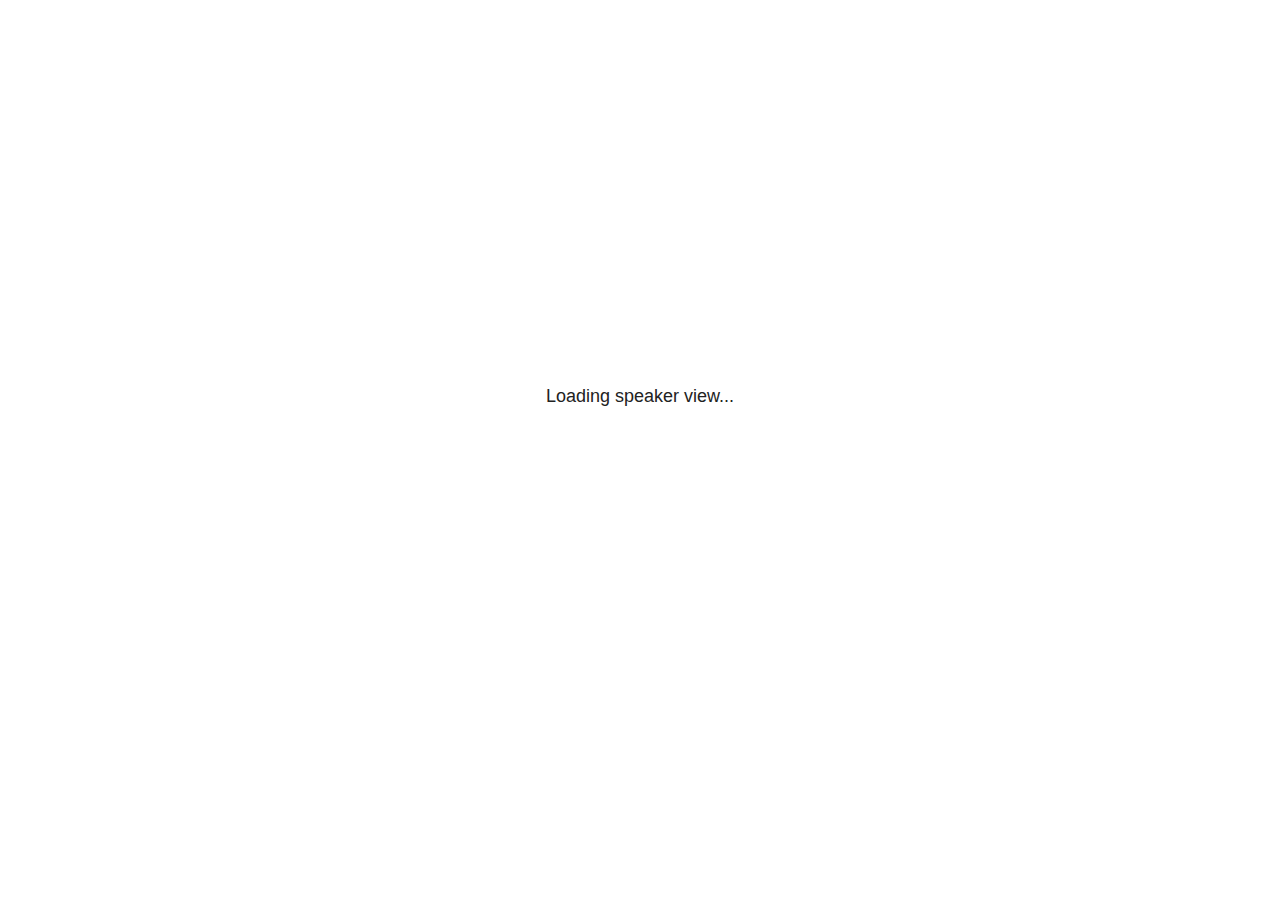
<file: plugin/notes/notes.html>
<!doctype html>
<html lang="en">
	<head>
		<meta charset="utf-8">

		<title>reveal.js - Slide Notes</title>

		<style>
			body {
				font-family: Helvetica;
				font-size: 18px;
			}

			#current-slide,
			#upcoming-slide,
			#speaker-controls {
				padding: 6px;
				box-sizing: border-box;
				-moz-box-sizing: border-box;
			}

			#current-slide iframe,
			#upcoming-slide iframe {
				width: 100%;
				height: 100%;
				border: 1px solid #ddd;
			}

			#current-slide .label,
			#upcoming-slide .label {
				position: absolute;
				top: 10px;
				left: 10px;
				z-index: 2;
			}

			#connection-status {
				position: absolute;
				top: 0;
				left: 0;
				width: 100%;
				height: 100%;
				z-index: 20;
				padding: 30% 20% 20% 20%;
				font-size: 18px;
				color: #222;
				background: #fff;
				text-align: center;
				box-sizing: border-box;
				line-height: 1.4;
			}

			.overlay-element {
				height: 34px;
				line-height: 34px;
				padding: 0 10px;
				text-shadow: none;
				background: rgba( 220, 220, 220, 0.8 );
				color: #222;
				font-size: 14px;
			}

			.overlay-element.interactive:hover {
				background: rgba( 220, 220, 220, 1 );
			}

			#current-slide {
				position: absolute;
				width: 60%;
				height: 100%;
				top: 0;
				left: 0;
				padding-right: 0;
			}

			#upcoming-slide {
				position: absolute;
				width: 40%;
				height: 40%;
				right: 0;
				top: 0;
			}

			/* Speaker controls */
			#speaker-controls {
				position: absolute;
				top: 40%;
				right: 0;
				width: 40%;
				height: 60%;
				overflow: auto;
				font-size: 18px;
			}

				.speaker-controls-time.hidden,
				.speaker-controls-notes.hidden {
					display: none;
				}

				.speaker-controls-time .label,
				.speaker-controls-pace .label,
				.speaker-controls-notes .label {
					text-transform: uppercase;
					font-weight: normal;
					font-size: 0.66em;
					color: #666;
					margin: 0;
				}

				.speaker-controls-time, .speaker-controls-pace {
					border-bottom: 1px solid rgba( 200, 200, 200, 0.5 );
					margin-bottom: 10px;
					padding: 10px 16px;
					padding-bottom: 20px;
					cursor: pointer;
				}

				.speaker-controls-time .reset-button {
					opacity: 0;
					float: right;
					color: #666;
					text-decoration: none;
				}
				.speaker-controls-time:hover .reset-button {
					opacity: 1;
				}

				.speaker-controls-time .timer,
				.speaker-controls-time .clock {
					width: 50%;
				}

				.speaker-controls-time .timer,
				.speaker-controls-time .clock,
				.speaker-controls-time .pacing .hours-value,
				.speaker-controls-time .pacing .minutes-value,
				.speaker-controls-time .pacing .seconds-value {
					font-size: 1.9em;
				}

				.speaker-controls-time .timer {
					float: left;
				}

				.speaker-controls-time .clock {
					float: right;
					text-align: right;
				}

				.speaker-controls-time span.mute {
					opacity: 0.3;
				}

				.speaker-controls-time .pacing-title {
					margin-top: 5px;
				}

				.speaker-controls-time .pacing.ahead {
					color: blue;
				}

				.speaker-controls-time .pacing.on-track {
					color: green;
				}

				.speaker-controls-time .pacing.behind {
					color: red;
				}

				.speaker-controls-notes {
					padding: 10px 16px;
				}

				.speaker-controls-notes .value {
					margin-top: 5px;
					line-height: 1.4;
					font-size: 1.2em;
				}

			/* Layout selector */
			#speaker-layout {
				position: absolute;
				top: 10px;
				right: 10px;
				color: #222;
				z-index: 10;
			}
				#speaker-layout select {
					position: absolute;
					width: 100%;
					height: 100%;
					top: 0;
					left: 0;
					border: 0;
					box-shadow: 0;
					cursor: pointer;
					opacity: 0;

					font-size: 1em;
					background-color: transparent;

					-moz-appearance: none;
					-webkit-appearance: none;
					-webkit-tap-highlight-color: rgba(0, 0, 0, 0);
				}

				#speaker-layout select:focus {
					outline: none;
					box-shadow: none;
				}

			.clear {
				clear: both;
			}

			/* Speaker layout: Wide */
			body[data-speaker-layout="wide"] #current-slide,
			body[data-speaker-layout="wide"] #upcoming-slide {
				width: 50%;
				height: 45%;
				padding: 6px;
			}

			body[data-speaker-layout="wide"] #current-slide {
				top: 0;
				left: 0;
			}

			body[data-speaker-layout="wide"] #upcoming-slide {
				top: 0;
				left: 50%;
			}

			body[data-speaker-layout="wide"] #speaker-controls {
				top: 45%;
				left: 0;
				width: 100%;
				height: 50%;
				font-size: 1.25em;
			}

			/* Speaker layout: Tall */
			body[data-speaker-layout="tall"] #current-slide,
			body[data-speaker-layout="tall"] #upcoming-slide {
				width: 45%;
				height: 50%;
				padding: 6px;
			}

			body[data-speaker-layout="tall"] #current-slide {
				top: 0;
				left: 0;
			}

			body[data-speaker-layout="tall"] #upcoming-slide {
				top: 50%;
				left: 0;
			}

			body[data-speaker-layout="tall"] #speaker-controls {
				padding-top: 40px;
				top: 0;
				left: 45%;
				width: 55%;
				height: 100%;
				font-size: 1.25em;
			}

			/* Speaker layout: Notes only */
			body[data-speaker-layout="notes-only"] #current-slide,
			body[data-speaker-layout="notes-only"] #upcoming-slide {
				display: none;
			}

			body[data-speaker-layout="notes-only"] #speaker-controls {
				padding-top: 40px;
				top: 0;
				left: 0;
				width: 100%;
				height: 100%;
				font-size: 1.25em;
			}

			@media screen and (max-width: 1080px) {
				body[data-speaker-layout="default"] #speaker-controls {
					font-size: 16px;
				}
			}

			@media screen and (max-width: 900px) {
				body[data-speaker-layout="default"] #speaker-controls {
					font-size: 14px;
				}
			}

			@media screen and (max-width: 800px) {
				body[data-speaker-layout="default"] #speaker-controls {
					font-size: 12px;
				}
			}

		</style>
	</head>

	<body>

		<div id="connection-status">Loading speaker view...</div>

		<div id="current-slide"></div>
		<div id="upcoming-slide"><span class="overlay-element label">Upcoming</span></div>
		<div id="speaker-controls">
			<div class="speaker-controls-time">
				<h4 class="label">Time <span class="reset-button">Click to Reset</span></h4>
				<div class="clock">
					<span class="clock-value">0:00 AM</span>
				</div>
				<div class="timer">
					<span class="hours-value">00</span><span class="minutes-value">:00</span><span class="seconds-value">:00</span>
				</div>
				<div class="clear"></div>

				<h4 class="label pacing-title" style="display: none">Pacing – Time to finish current slide</h4>
				<div class="pacing" style="display: none">
					<span class="hours-value">00</span><span class="minutes-value">:00</span><span class="seconds-value">:00</span>
				</div>
			</div>

			<div class="speaker-controls-notes hidden">
				<h4 class="label">Notes</h4>
				<div class="value"></div>
			</div>
		</div>
		<div id="speaker-layout" class="overlay-element interactive">
			<span class="speaker-layout-label"></span>
			<select class="speaker-layout-dropdown"></select>
		</div>

		<script src="../../plugin/markdown/marked.js"></script>
		<script>

			(function() {

				var notes,
					notesValue,
					currentState,
					currentSlide,
					upcomingSlide,
					layoutLabel,
					layoutDropdown,
					pendingCalls = {},
					lastRevealApiCallId = 0,
					connected = false;

				var SPEAKER_LAYOUTS = {
					'default': 'Default',
					'wide': 'Wide',
					'tall': 'Tall',
					'notes-only': 'Notes only'
				};

				setupLayout();

				var connectionStatus = document.querySelector( '#connection-status' );
				var connectionTimeout = setTimeout( function() {
					connectionStatus.innerHTML = 'Error connecting to main window.<br>Please try closing and reopening the speaker view.';
				}, 5000 );

				window.addEventListener( 'message', function( event ) {

					clearTimeout( connectionTimeout );
					connectionStatus.style.display = 'none';

					var data = JSON.parse( event.data );

					// The overview mode is only useful to the reveal.js instance
					// where navigation occurs so we don't sync it
					if( data.state ) delete data.state.overview;

					// Messages sent by the notes plugin inside of the main window
					if( data && data.namespace === 'reveal-notes' ) {
						if( data.type === 'connect' ) {
							handleConnectMessage( data );
						}
						else if( data.type === 'state' ) {
							handleStateMessage( data );
						}
						else if( data.type === 'return' ) {
							pendingCalls[data.callId](data.result);
							delete pendingCalls[data.callId];
						}
					}
					// Messages sent by the reveal.js inside of the current slide preview
					else if( data && data.namespace === 'reveal' ) {
						if( /ready/.test( data.eventName ) ) {
							// Send a message back to notify that the handshake is complete
							window.opener.postMessage( JSON.stringify({ namespace: 'reveal-notes', type: 'connected'} ), '*' );
						}
						else if( /slidechanged|fragmentshown|fragmenthidden|paused|resumed/.test( data.eventName ) && currentState !== JSON.stringify( data.state ) ) {

							window.opener.postMessage( JSON.stringify({ method: 'setState', args: [ data.state ]} ), '*' );

						}
					}

				} );

				/**
				 * Asynchronously calls the Reveal.js API of the main frame.
				 */
				function callRevealApi( methodName, methodArguments, callback ) {

					var callId = ++lastRevealApiCallId;
					pendingCalls[callId] = callback;
					window.opener.postMessage( JSON.stringify( {
						namespace: 'reveal-notes',
						type: 'call',
						callId: callId,
						methodName: methodName,
						arguments: methodArguments
					} ), '*' );

				}

				/**
				 * Called when the main window is trying to establish a
				 * connection.
				 */
				function handleConnectMessage( data ) {

					if( connected === false ) {
						connected = true;

						setupIframes( data );
						setupKeyboard();
						setupNotes();
						setupTimer();
					}

				}

				/**
				 * Called when the main window sends an updated state.
				 */
				function handleStateMessage( data ) {

					// Store the most recently set state to avoid circular loops
					// applying the same state
					currentState = JSON.stringify( data.state );

					// No need for updating the notes in case of fragment changes
					if ( data.notes ) {
						notes.classList.remove( 'hidden' );
						notesValue.style.whiteSpace = data.whitespace;
						if( data.markdown ) {
							notesValue.innerHTML = marked( data.notes );
						}
						else {
							notesValue.innerHTML = data.notes;
						}
					}
					else {
						notes.classList.add( 'hidden' );
					}

					// Update the note slides
					currentSlide.contentWindow.postMessage( JSON.stringify({ method: 'setState', args: [ data.state ] }), '*' );
					upcomingSlide.contentWindow.postMessage( JSON.stringify({ method: 'setState', args: [ data.state ] }), '*' );
					upcomingSlide.contentWindow.postMessage( JSON.stringify({ method: 'next' }), '*' );

				}

				// Limit to max one state update per X ms
				handleStateMessage = debounce( handleStateMessage, 200 );

				/**
				 * Forward keyboard events to the current slide window.
				 * This enables keyboard events to work even if focus
				 * isn't set on the current slide iframe.
				 *
				 * Block F5 default handling, it reloads and disconnects
				 * the speaker notes window.
				 */
				function setupKeyboard() {

					document.addEventListener( 'keydown', function( event ) {
						if( event.keyCode === 116 || ( event.metaKey && event.keyCode === 82 ) ) {
							event.preventDefault();
							return false;
						}
						currentSlide.contentWindow.postMessage( JSON.stringify({ method: 'triggerKey', args: [ event.keyCode ] }), '*' );
					} );

				}

				/**
				 * Creates the preview iframes.
				 */
				function setupIframes( data ) {

					var params = [
						'receiver',
						'progress=false',
						'history=false',
						'transition=none',
						'autoSlide=0',
						'backgroundTransition=none'
					].join( '&' );

					var urlSeparator = /\?/.test(data.url) ? '&' : '?';
					var hash = '#/' + data.state.indexh + '/' + data.state.indexv;
					var currentURL = data.url + urlSeparator + params + '&postMessageEvents=true' + hash;
					var upcomingURL = data.url + urlSeparator + params + '&controls=false' + hash;

					currentSlide = document.createElement( 'iframe' );
					currentSlide.setAttribute( 'width', 1280 );
					currentSlide.setAttribute( 'height', 1024 );
					currentSlide.setAttribute( 'src', currentURL );
					document.querySelector( '#current-slide' ).appendChild( currentSlide );

					upcomingSlide = document.createElement( 'iframe' );
					upcomingSlide.setAttribute( 'width', 640 );
					upcomingSlide.setAttribute( 'height', 512 );
					upcomingSlide.setAttribute( 'src', upcomingURL );
					document.querySelector( '#upcoming-slide' ).appendChild( upcomingSlide );

				}

				/**
				 * Setup the notes UI.
				 */
				function setupNotes() {

					notes = document.querySelector( '.speaker-controls-notes' );
					notesValue = document.querySelector( '.speaker-controls-notes .value' );

				}

				function getTimings( callback ) {

					callRevealApi( 'getSlidesAttributes', [], function ( slideAttributes ) {
						callRevealApi( 'getConfig', [], function ( config ) {
							var defaultTiming = config.defaultTiming;
							if (defaultTiming == null) {
								callback(null);
								return;
							}

							var timings = [];
							for ( var i in slideAttributes ) {
								var slide = slideAttributes[ i ];
								var timing = defaultTiming;
								if( slide.hasOwnProperty( 'data-timing' )) {
									var t = slide[ 'data-timing' ];
									timing = parseInt(t);
									if( isNaN(timing) ) {
										console.warn("Could not parse timing '" + t + "' of slide " + i + "; using default of " + defaultTiming);
										timing = defaultTiming;
									}
								}
								timings.push(timing);
							}

							callback( timings );
						} );
					} );

				}

				/**
				 * Return the number of seconds allocated for presenting
				 * all slides up to and including this one.
				 */
				function getTimeAllocated( timings, callback ) {

					callRevealApi( 'getSlidePastCount', [], function ( currentSlide ) {
						var allocated = 0;
						for (var i in timings.slice(0, currentSlide + 1)) {
							allocated += timings[i];
						}
						callback( allocated );
					} );

				}

				/**
				 * Create the timer and clock and start updating them
				 * at an interval.
				 */
				function setupTimer() {

					var start = new Date(),
					timeEl = document.querySelector( '.speaker-controls-time' ),
					clockEl = timeEl.querySelector( '.clock-value' ),
					hoursEl = timeEl.querySelector( '.hours-value' ),
					minutesEl = timeEl.querySelector( '.minutes-value' ),
					secondsEl = timeEl.querySelector( '.seconds-value' ),
					pacingTitleEl = timeEl.querySelector( '.pacing-title' ),
					pacingEl = timeEl.querySelector( '.pacing' ),
					pacingHoursEl = pacingEl.querySelector( '.hours-value' ),
					pacingMinutesEl = pacingEl.querySelector( '.minutes-value' ),
					pacingSecondsEl = pacingEl.querySelector( '.seconds-value' );

					var timings = null;
					getTimings( function ( _timings ) {

						timings = _timings;
						if (_timings !== null) {
							pacingTitleEl.style.removeProperty('display');
							pacingEl.style.removeProperty('display');
						}

						// Update once directly
						_updateTimer();

						// Then update every second
						setInterval( _updateTimer, 1000 );

					} );


					function _resetTimer() {

						if (timings == null) {
							start = new Date();
							_updateTimer();
						}
						else {
							// Reset timer to beginning of current slide
							getTimeAllocated( timings, function ( slideEndTimingSeconds ) {
								var slideEndTiming = slideEndTimingSeconds * 1000;
								callRevealApi( 'getSlidePastCount', [], function ( currentSlide ) {
									var currentSlideTiming = timings[currentSlide] * 1000;
									var previousSlidesTiming = slideEndTiming - currentSlideTiming;
									var now = new Date();
									start = new Date(now.getTime() - previousSlidesTiming);
									_updateTimer();
								} );
							} );
						}

					}

					timeEl.addEventListener( 'click', function() {
						_resetTimer();
						return false;
					} );

					function _displayTime( hrEl, minEl, secEl, time) {

						var sign = Math.sign(time) == -1 ? "-" : "";
						time = Math.abs(Math.round(time / 1000));
						var seconds = time % 60;
						var minutes = Math.floor( time / 60 ) % 60 ;
						var hours = Math.floor( time / ( 60 * 60 )) ;
						hrEl.innerHTML = sign + zeroPadInteger( hours );
						if (hours == 0) {
							hrEl.classList.add( 'mute' );
						}
						else {
							hrEl.classList.remove( 'mute' );
						}
						minEl.innerHTML = ':' + zeroPadInteger( minutes );
						if (hours == 0 && minutes == 0) {
							minEl.classList.add( 'mute' );
						}
						else {
							minEl.classList.remove( 'mute' );
						}
						secEl.innerHTML = ':' + zeroPadInteger( seconds );
					}

					function _updateTimer() {

						var diff, hours, minutes, seconds,
						now = new Date();

						diff = now.getTime() - start.getTime();

						clockEl.innerHTML = now.toLocaleTimeString( 'en-US', { hour12: true, hour: '2-digit', minute:'2-digit' } );
						_displayTime( hoursEl, minutesEl, secondsEl, diff );
						if (timings !== null) {
							_updatePacing(diff);
						}

					}

					function _updatePacing(diff) {

						getTimeAllocated( timings, function ( slideEndTimingSeconds ) {
							var slideEndTiming = slideEndTimingSeconds * 1000;

							callRevealApi( 'getSlidePastCount', [], function ( currentSlide ) {
								var currentSlideTiming = timings[currentSlide] * 1000;
								var timeLeftCurrentSlide = slideEndTiming - diff;
								if (timeLeftCurrentSlide < 0) {
									pacingEl.className = 'pacing behind';
								}
								else if (timeLeftCurrentSlide < currentSlideTiming) {
									pacingEl.className = 'pacing on-track';
								}
								else {
									pacingEl.className = 'pacing ahead';
								}
								_displayTime( pacingHoursEl, pacingMinutesEl, pacingSecondsEl, timeLeftCurrentSlide );
							} );
						} );
					}

				}

				/**
				 * Sets up the speaker view layout and layout selector.
				 */
				function setupLayout() {

					layoutDropdown = document.querySelector( '.speaker-layout-dropdown' );
					layoutLabel = document.querySelector( '.speaker-layout-label' );

					// Render the list of available layouts
					for( var id in SPEAKER_LAYOUTS ) {
						var option = document.createElement( 'option' );
						option.setAttribute( 'value', id );
						option.textContent = SPEAKER_LAYOUTS[ id ];
						layoutDropdown.appendChild( option );
					}

					// Monitor the dropdown for changes
					layoutDropdown.addEventListener( 'change', function( event ) {

						setLayout( layoutDropdown.value );

					}, false );

					// Restore any currently persisted layout
					setLayout( getLayout() );

				}

				/**
				 * Sets a new speaker view layout. The layout is persisted
				 * in local storage.
				 */
				function setLayout( value ) {

					var title = SPEAKER_LAYOUTS[ value ];

					layoutLabel.innerHTML = 'Layout' + ( title ? ( ': ' + title ) : '' );
					layoutDropdown.value = value;

					document.body.setAttribute( 'data-speaker-layout', value );

					// Persist locally
					if( supportsLocalStorage() ) {
						window.localStorage.setItem( 'reveal-speaker-layout', value );
					}

				}

				/**
				 * Returns the ID of the most recently set speaker layout
				 * or our default layout if none has been set.
				 */
				function getLayout() {

					if( supportsLocalStorage() ) {
						var layout = window.localStorage.getItem( 'reveal-speaker-layout' );
						if( layout ) {
							return layout;
						}
					}

					// Default to the first record in the layouts hash
					for( var id in SPEAKER_LAYOUTS ) {
						return id;
					}

				}

				function supportsLocalStorage() {

					try {
						localStorage.setItem('test', 'test');
						localStorage.removeItem('test');
						return true;
					}
					catch( e ) {
						return false;
					}

				}

				function zeroPadInteger( num ) {

					var str = '00' + parseInt( num );
					return str.substring( str.length - 2 );

				}

				/**
				 * Limits the frequency at which a function can be called.
				 */
				function debounce( fn, ms ) {

					var lastTime = 0,
						timeout;

					return function() {

						var args = arguments;
						var context = this;

						clearTimeout( timeout );

						var timeSinceLastCall = Date.now() - lastTime;
						if( timeSinceLastCall > ms ) {
							fn.apply( context, args );
							lastTime = Date.now();
						}
						else {
							timeout = setTimeout( function() {
								fn.apply( context, args );
								lastTime = Date.now();
							}, ms - timeSinceLastCall );
						}

					}

				}

			})();

		</script>
	</body>
</html>
</file>
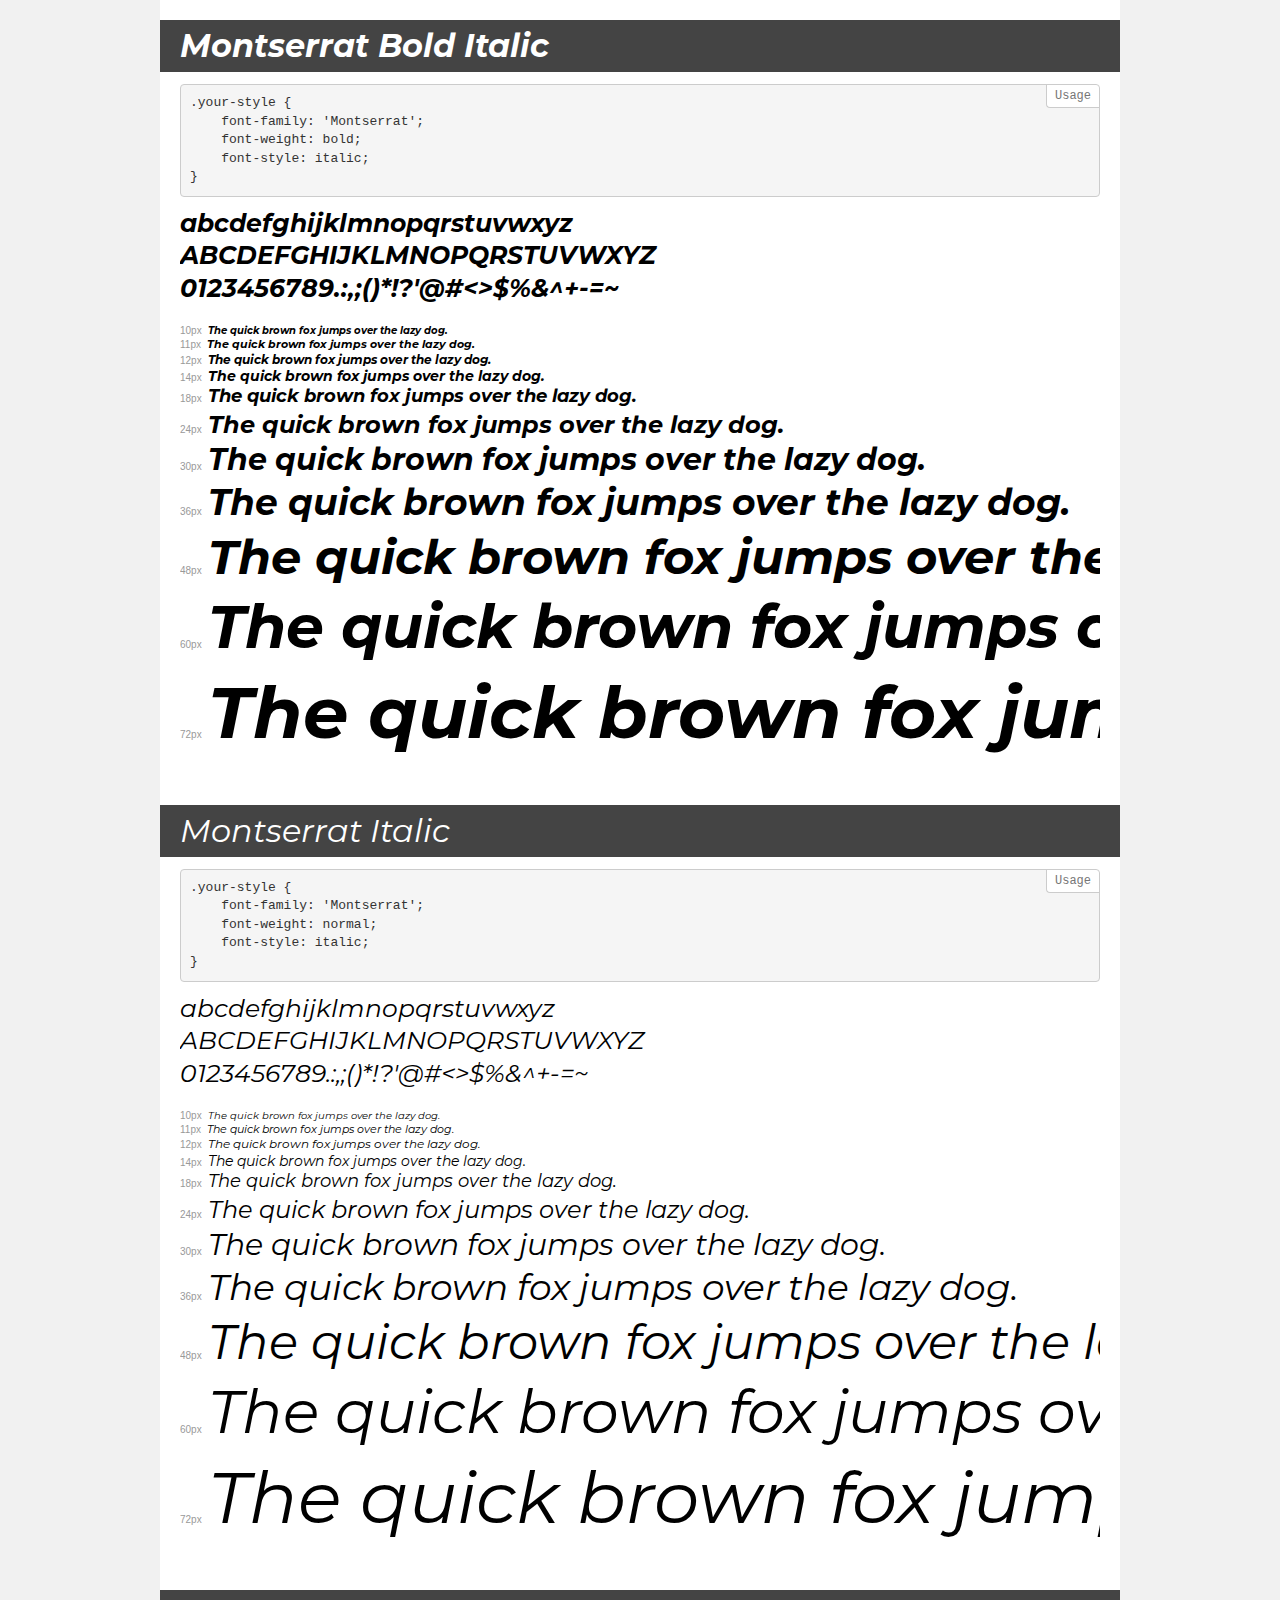
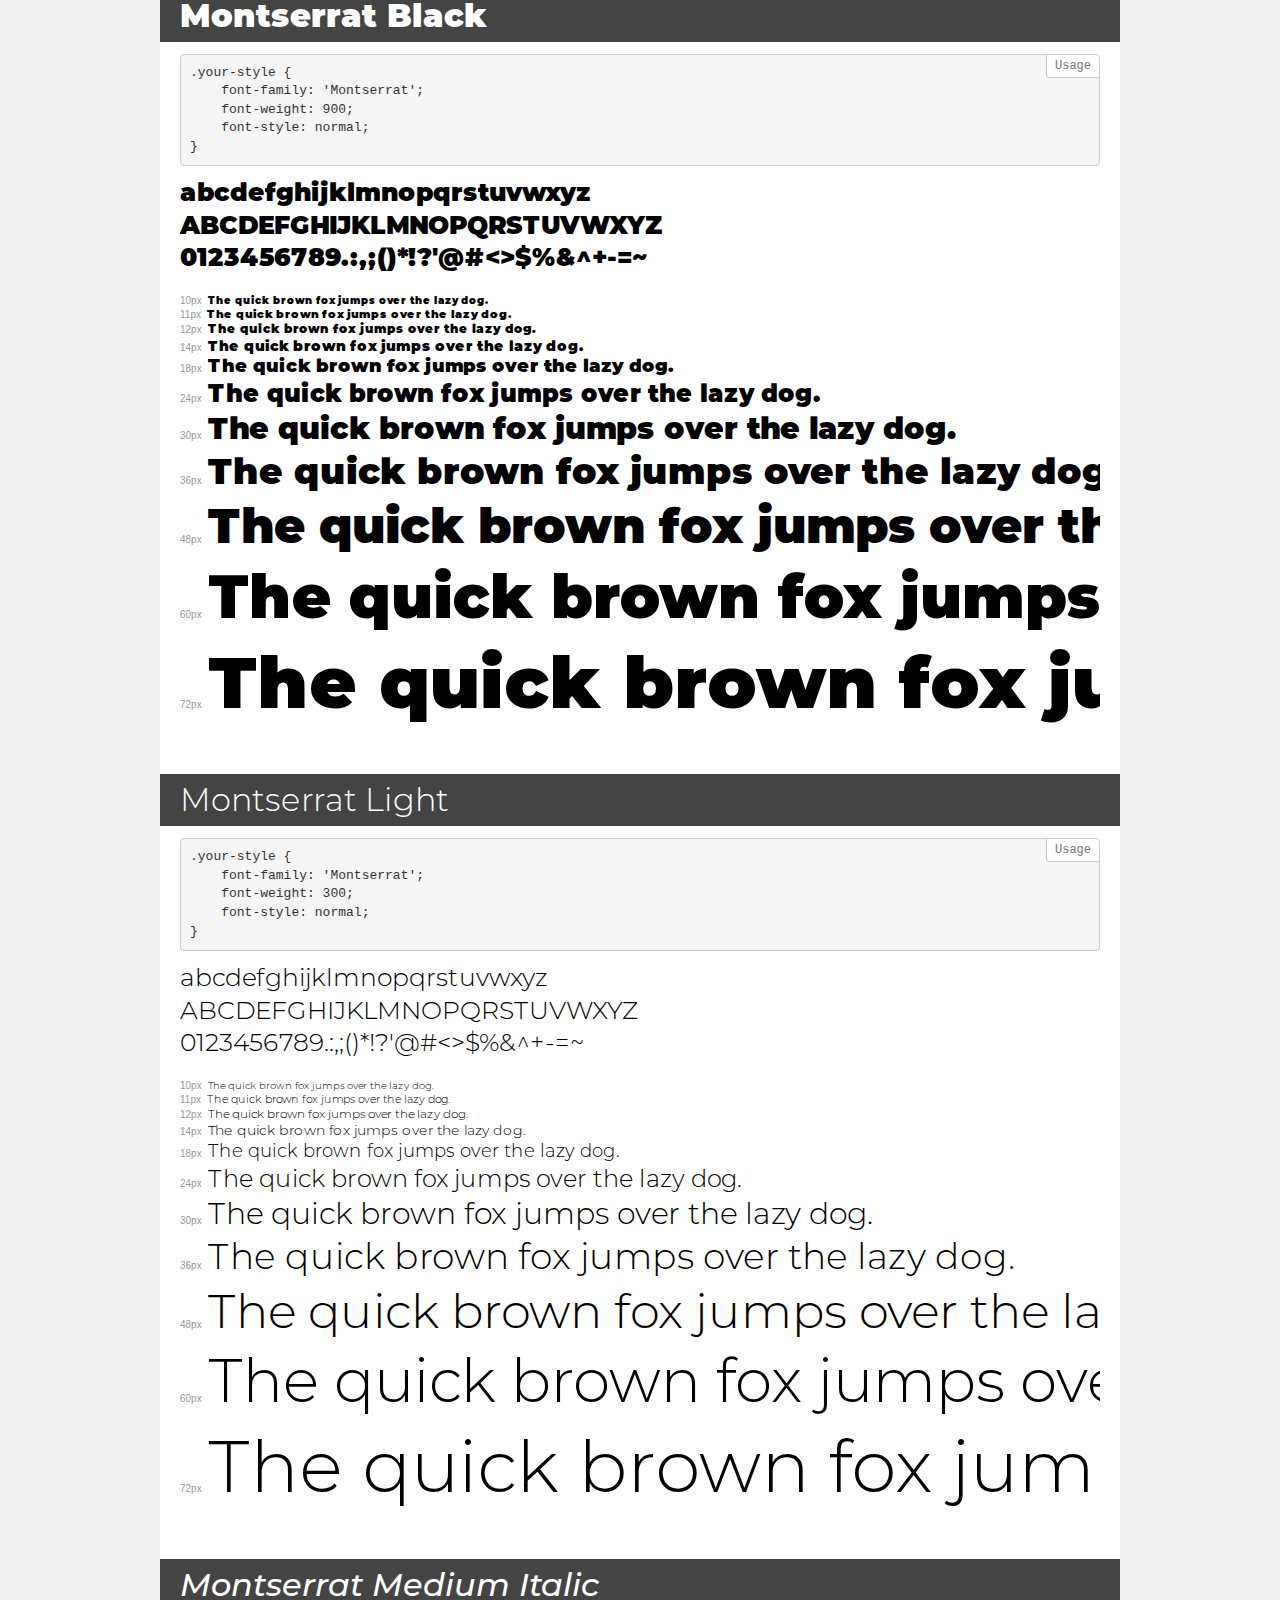
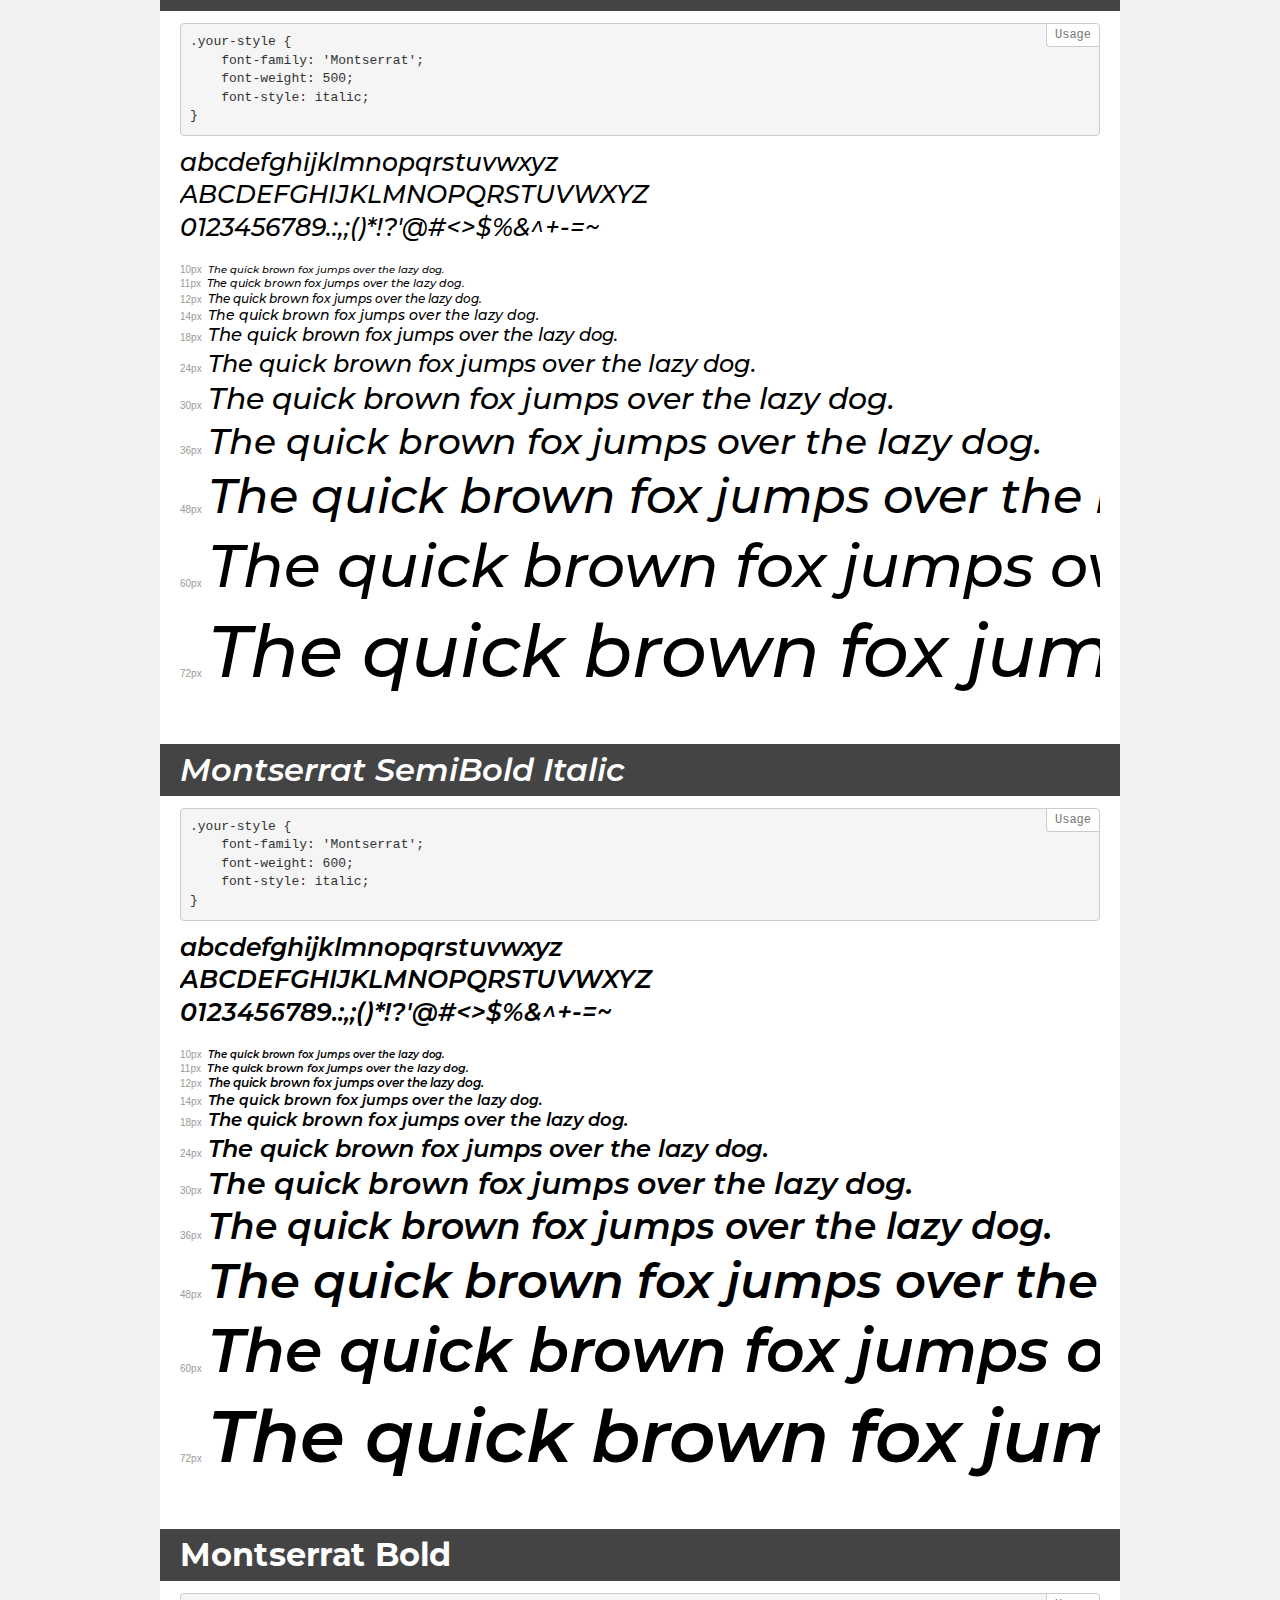
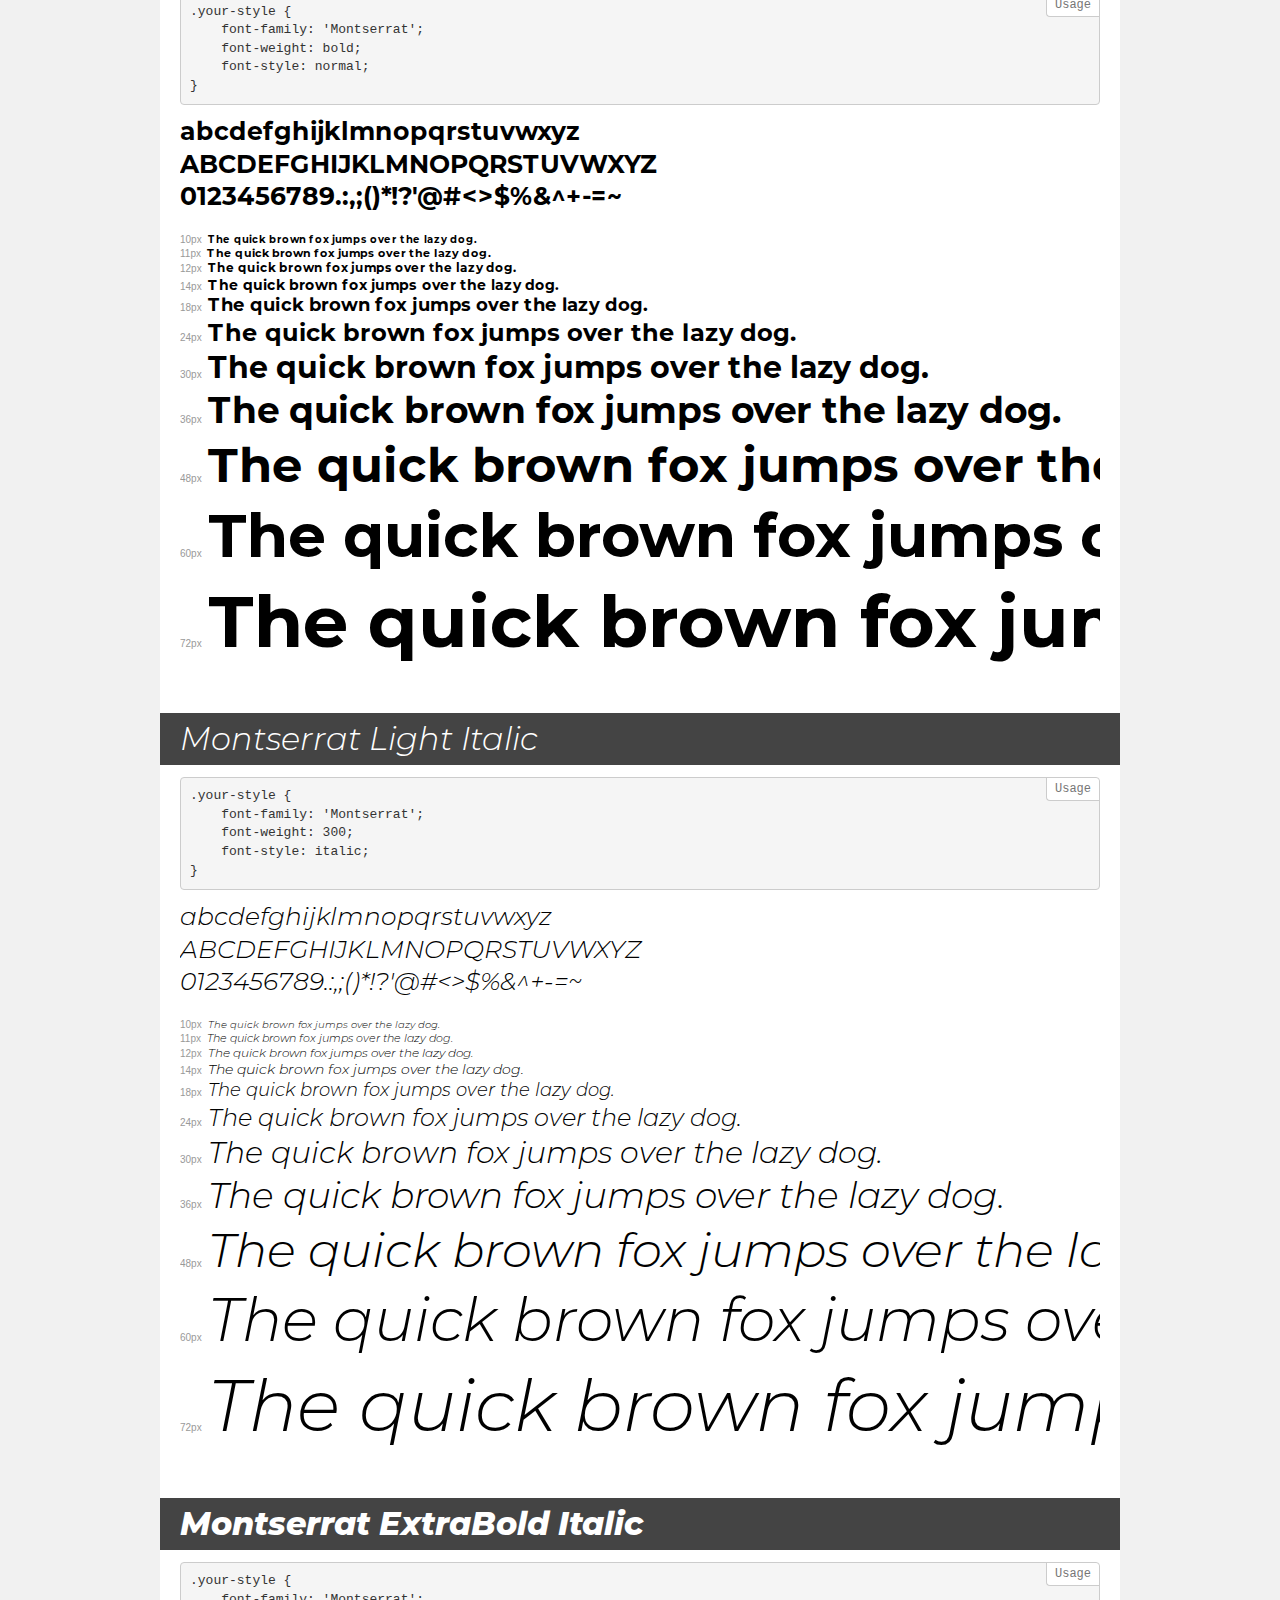
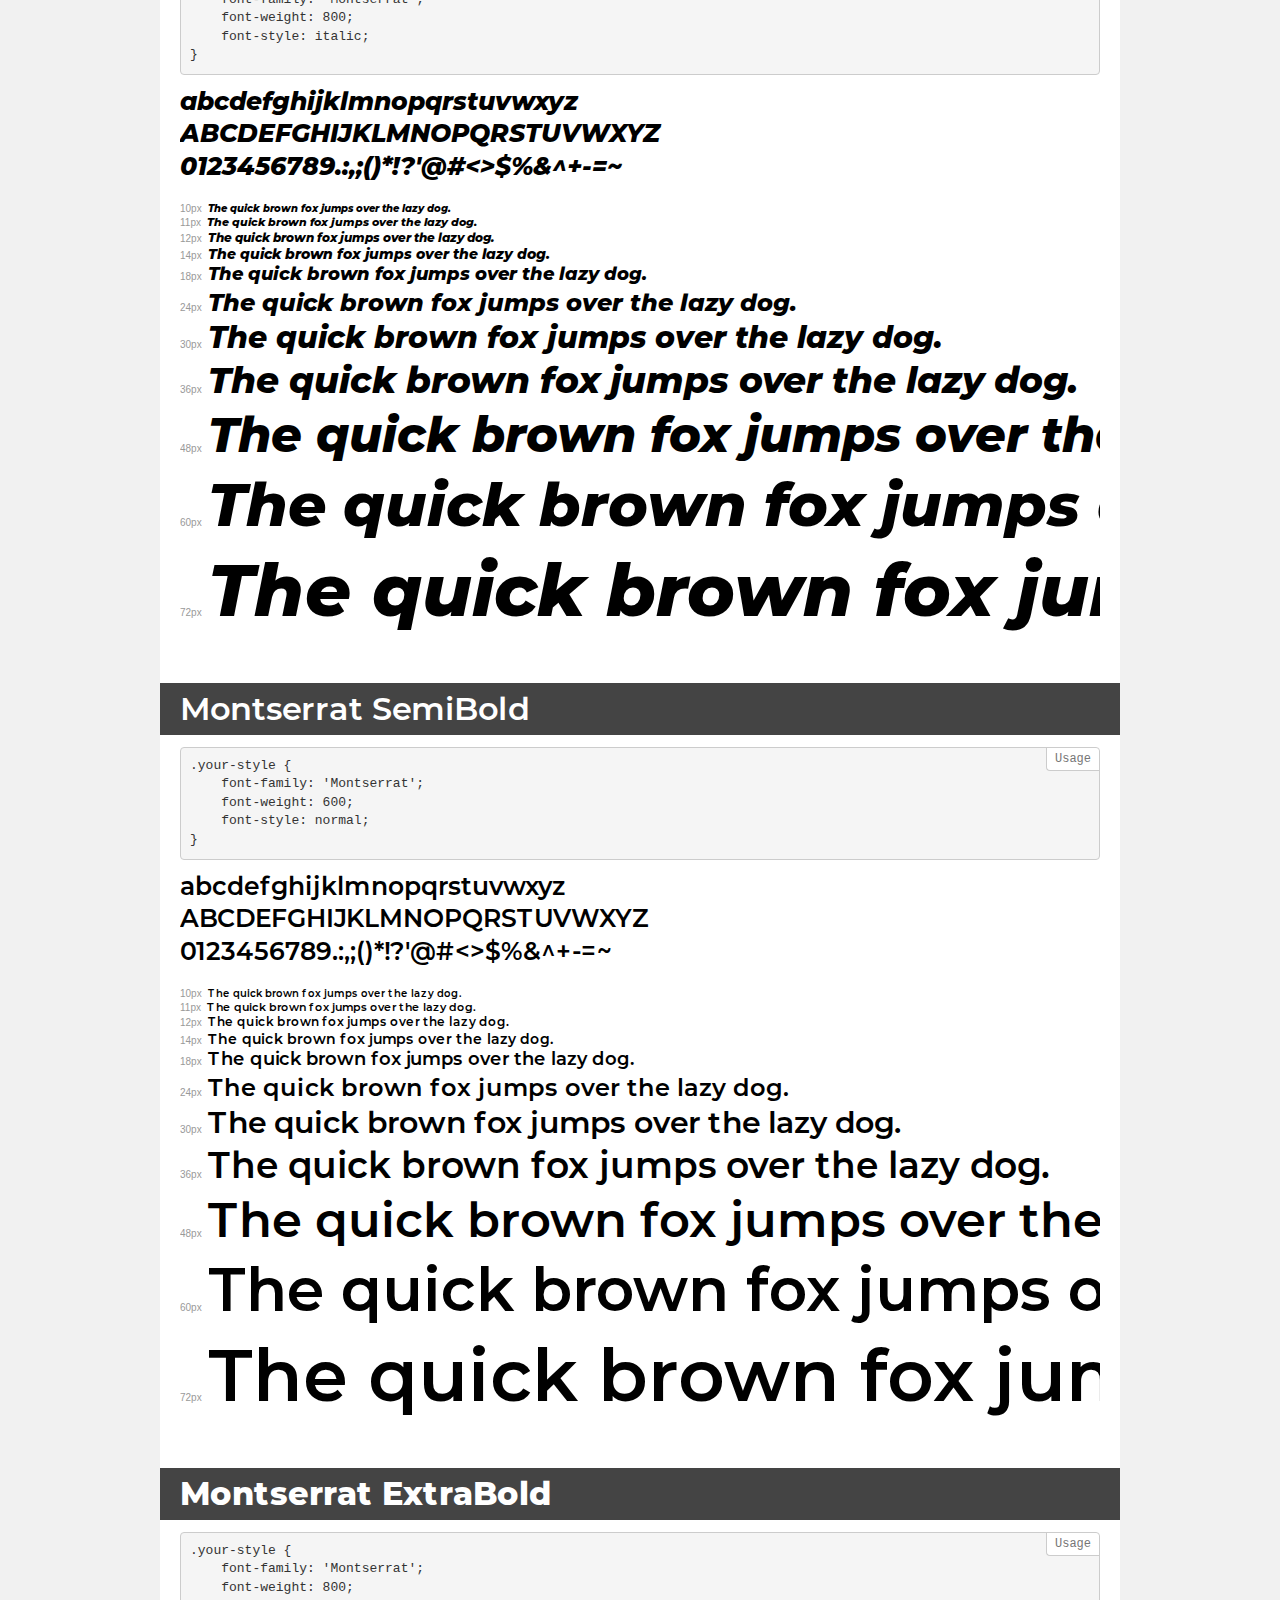
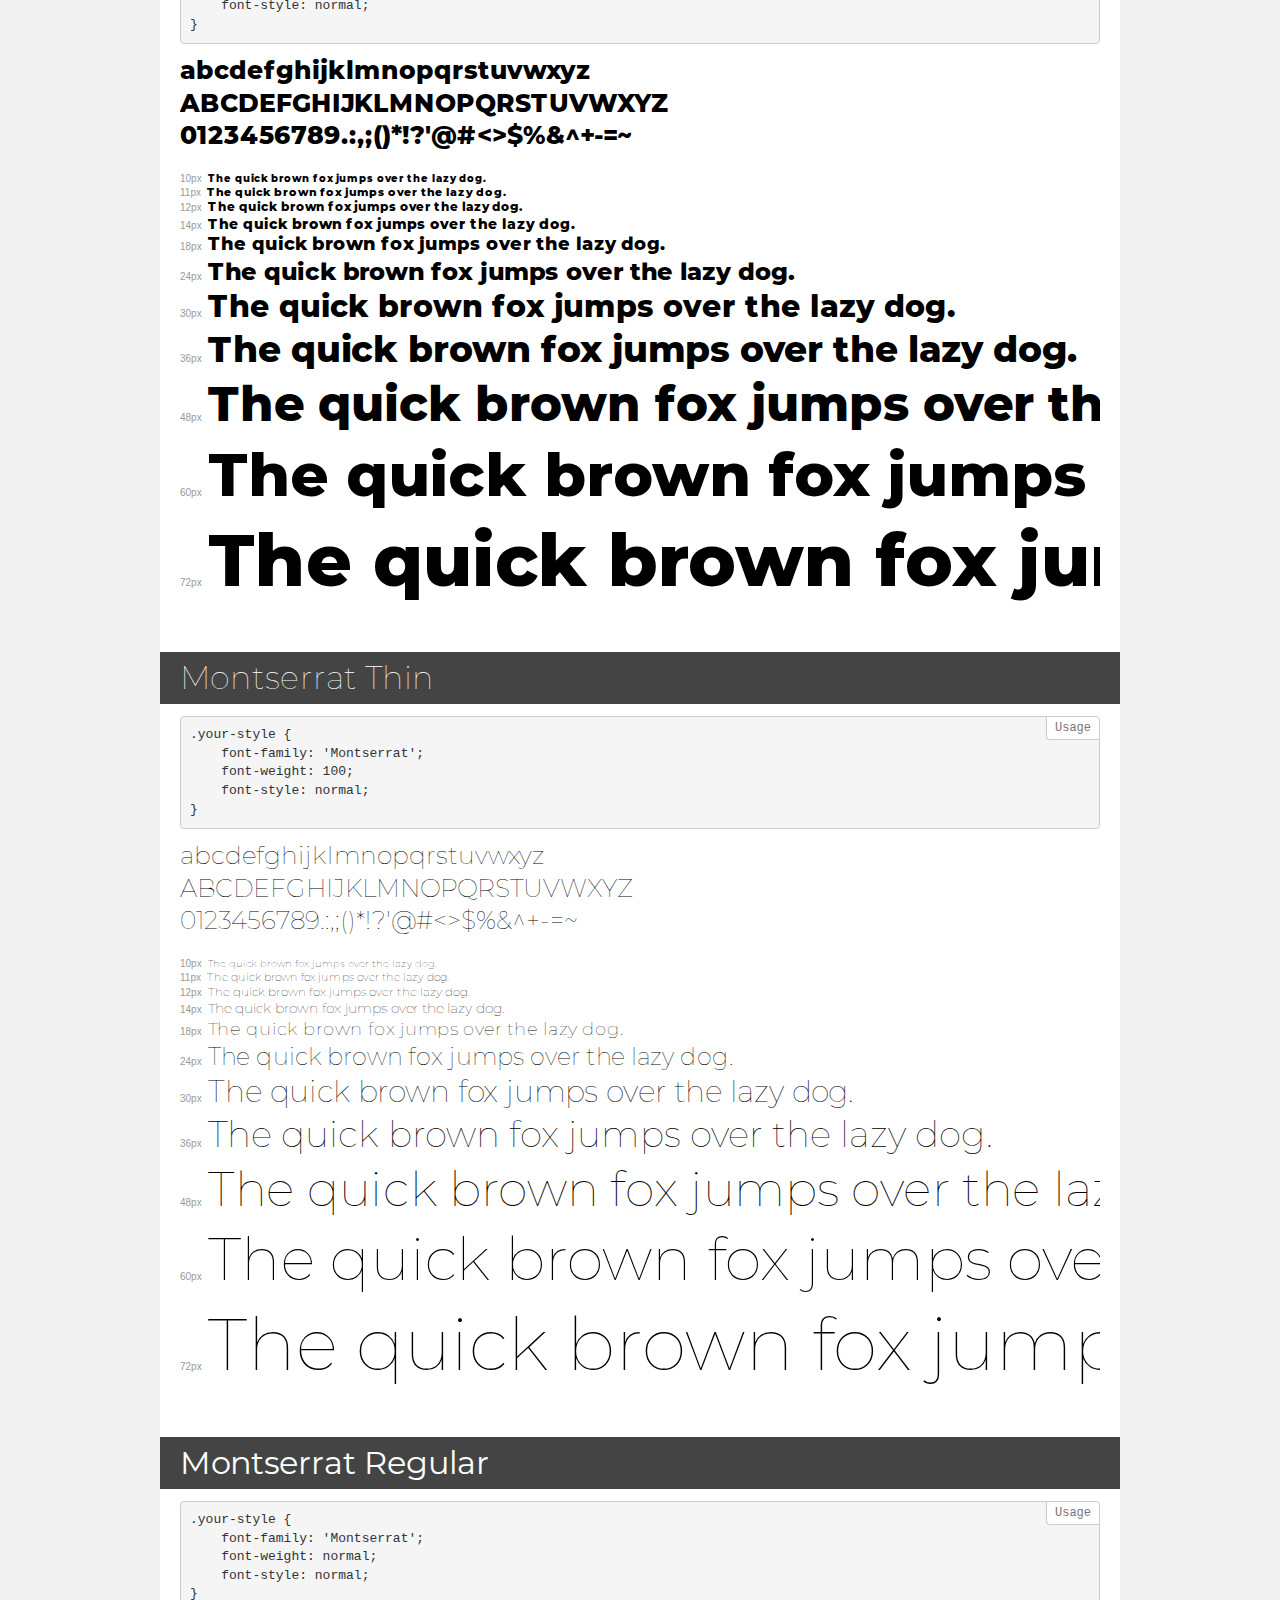
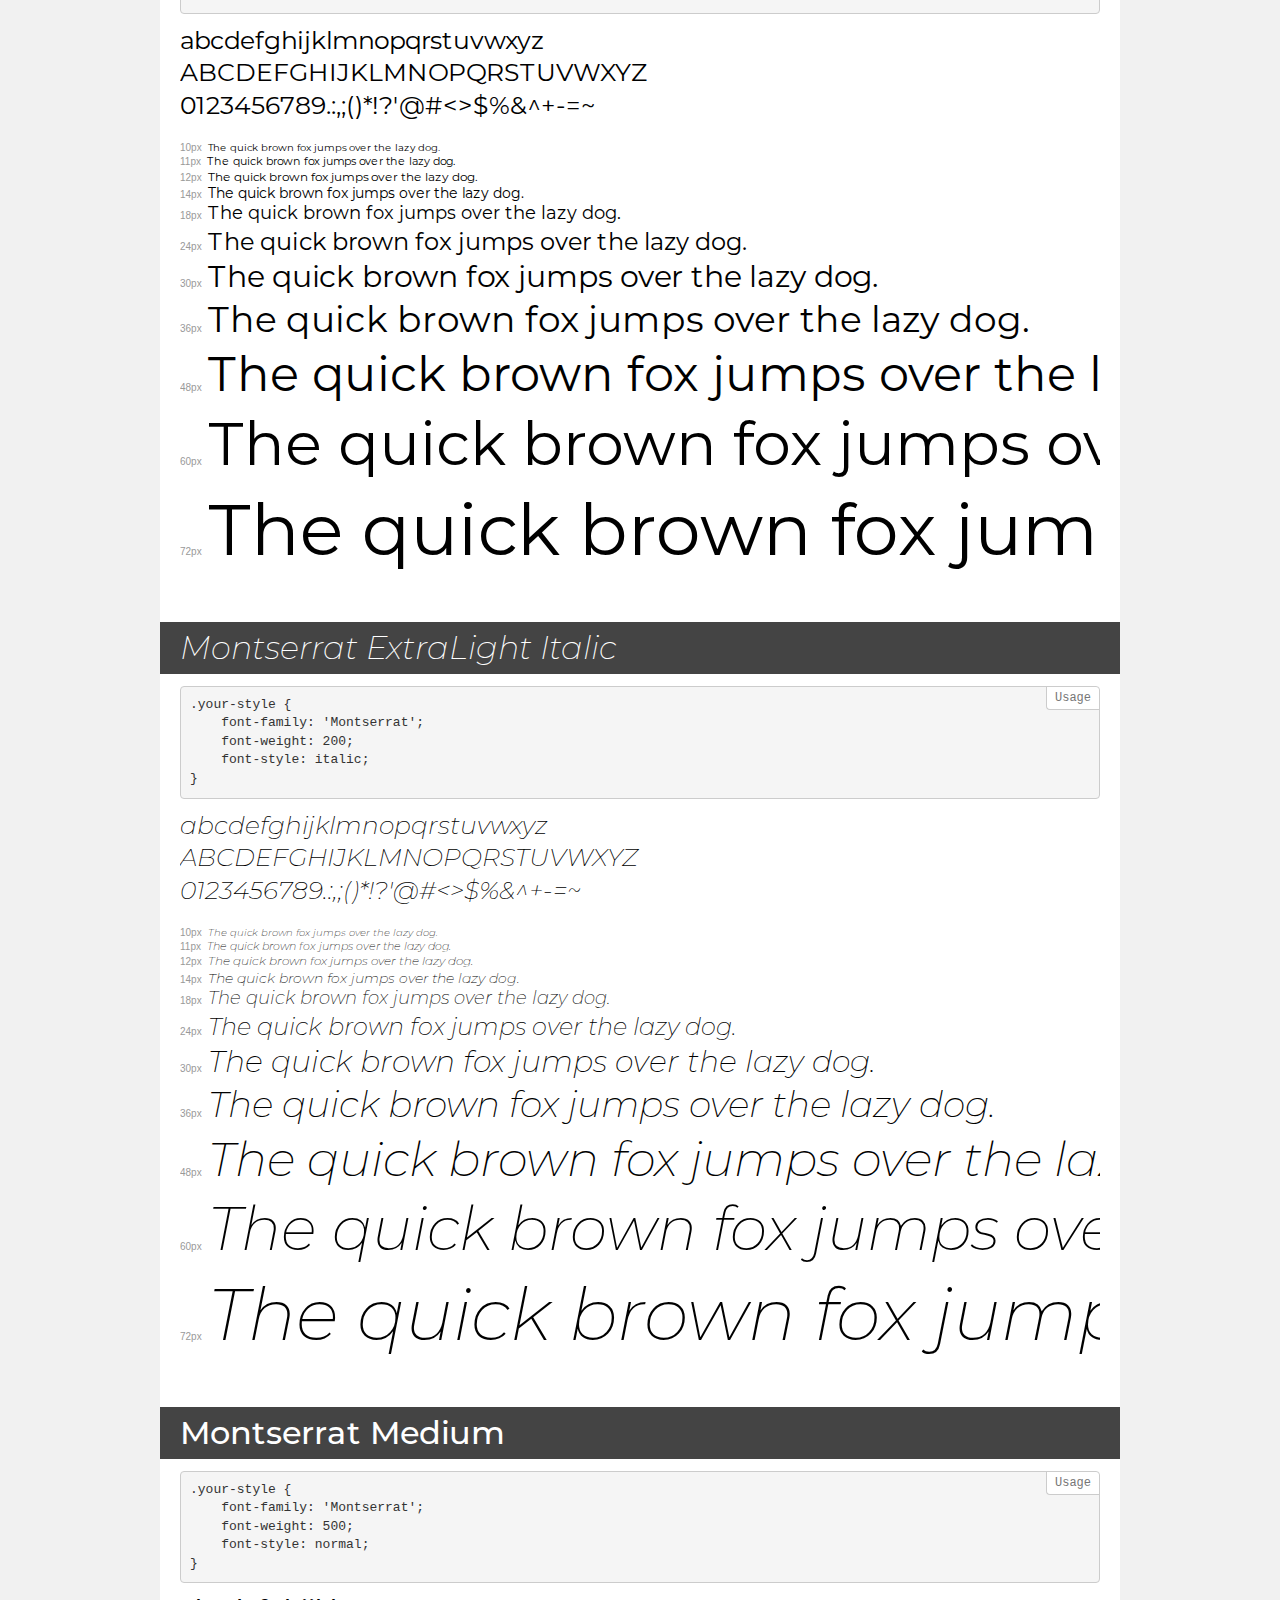
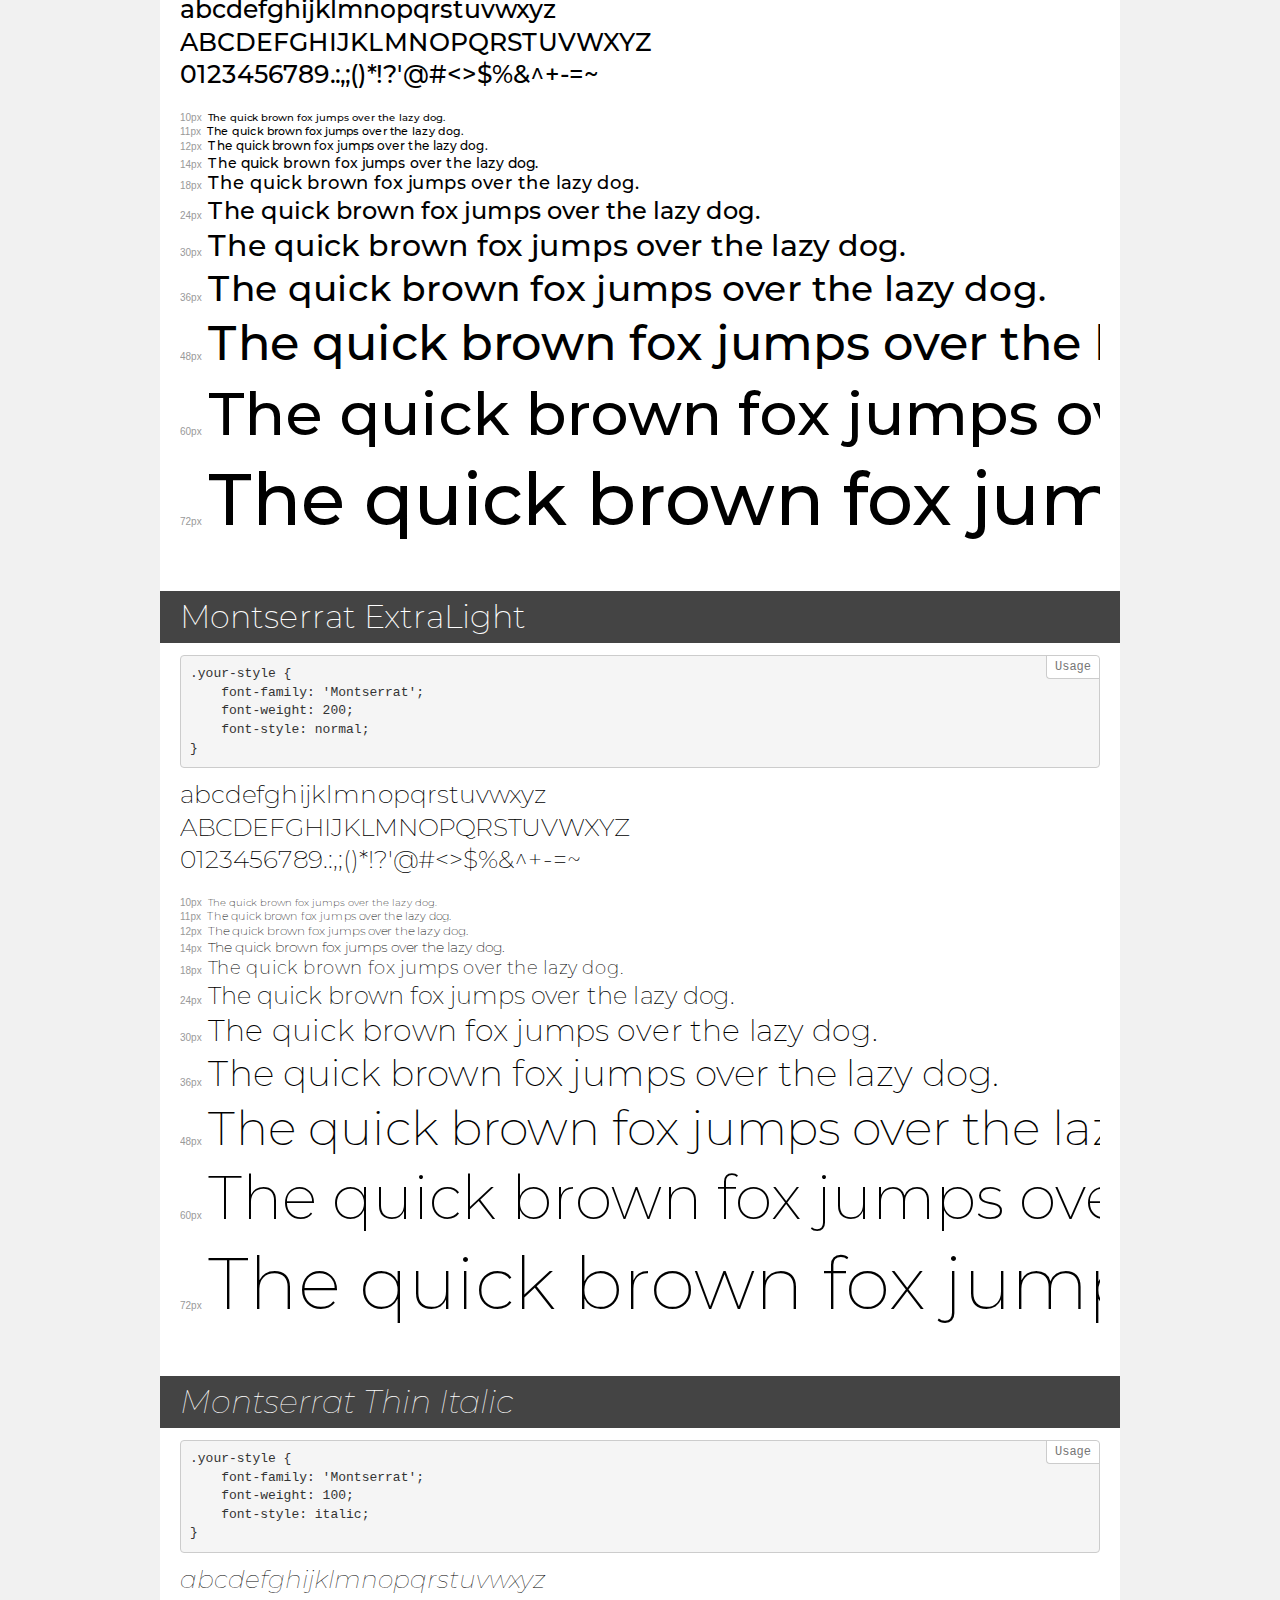
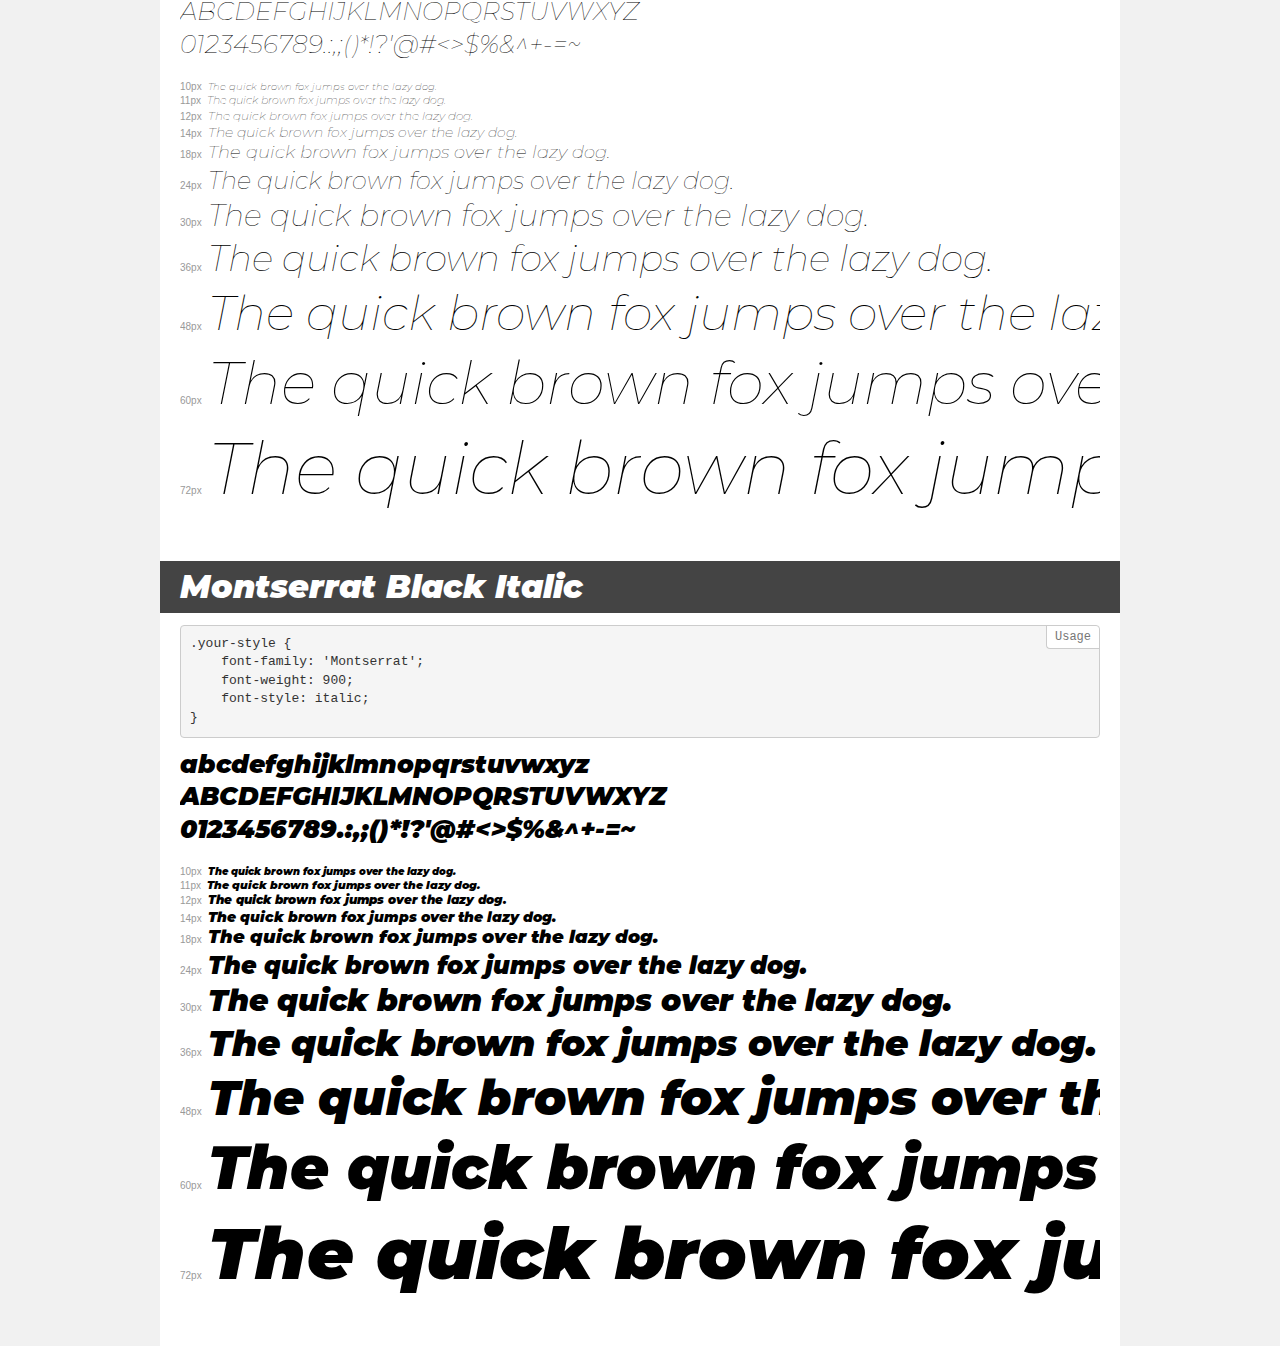
<file: lib/font/montserrat_web/demo.html>
<!DOCTYPE html>
<html>
<head>
    <meta charset="utf-8">
    <meta http-equiv="X-UA-Compatible" content="IE=edge">
    <meta name="viewport" content="width=device-width, initial-scale=1">
    <meta name="robots" content="noindex, noarchive">
    <meta name="format-detection" content="telephone=no">
    <title>Transfonter demo</title>
    <link href="stylesheet.css" rel="stylesheet">
    <style>
        /*
        http://meyerweb.com/eric/tools/css/reset/
        v2.0 | 20110126
        License: none (public domain)
        */
        html, body, div, span, applet, object, iframe,
        h1, h2, h3, h4, h5, h6, p, blockquote, pre,
        a, abbr, acronym, address, big, cite, code,
        del, dfn, em, img, ins, kbd, q, s, samp,
        small, strike, strong, sub, sup, tt, var,
        b, u, i, center,
        dl, dt, dd, ol, ul, li,
        fieldset, form, label, legend,
        table, caption, tbody, tfoot, thead, tr, th, td,
        article, aside, canvas, details, embed,
        figure, figcaption, footer, header, hgroup,
        menu, nav, output, ruby, section, summary,
        time, mark, audio, video {
            margin: 0;
            padding: 0;
            border: 0;
            font-size: 100%;
            font: inherit;
            vertical-align: baseline;
        }
        /* HTML5 display-role reset for older browsers */
        article, aside, details, figcaption, figure,
        footer, header, hgroup, menu, nav, section {
            display: block;
        }
        body {
            line-height: 1;
        }
        ol, ul {
            list-style: none;
        }
        blockquote, q {
            quotes: none;
        }
        blockquote:before, blockquote:after,
        q:before, q:after {
            content: '';
            content: none;
        }
        table {
            border-collapse: collapse;
            border-spacing: 0;
        }
        /* common styles */
        body {
            background: #f1f1f1;
            color: #000;
        }
        .page {
            background: #fff;
            width: 920px;
            margin: 0 auto;
            padding: 20px 20px 0 20px;
            overflow: hidden;
        }
        .font-container {
            overflow-x: auto;
            overflow-y: hidden;
            margin-bottom: 40px;
            line-height: 1.3;
            white-space: nowrap;
            padding-bottom: 5px;
        }
        h1 {
            position: relative;
            background: #444;
            font-size: 32px;
            color: #fff;
            padding: 10px 20px;
            margin: 0 -20px 12px -20px;
        }
        .letters {
            font-size: 25px;
            margin-bottom: 20px;
        }
        .s10:before {
            content: '10px';
        }
        .s11:before {
            content: '11px';
        }
        .s12:before {
            content: '12px';
        }
        .s14:before {
            content: '14px';
        }
        .s18:before {
            content: '18px';
        }
        .s24:before {
            content: '24px';
        }
        .s30:before {
            content: '30px';
        }
        .s36:before {
            content: '36px';
        }
        .s48:before {
            content: '48px';
        }
        .s60:before {
            content: '60px';
        }
        .s72:before {
            content: '72px';
        }
        .s10:before, .s11:before, .s12:before, .s14:before,
        .s18:before, .s24:before, .s30:before, .s36:before,
        .s48:before, .s60:before, .s72:before {
            font-family: Arial, sans-serif;
            font-size: 10px;
            font-weight: normal;
            font-style: normal;
            color: #999;
            padding-right: 6px;
        }
        pre {
            display: block;
            position: relative;
            padding: 9px;
            margin: 0 0 10px;
            font-family: Monaco, Menlo, Consolas, "Courier New", monospace !important;
            font-size: 13px;
            line-height: 1.428571429;
            color: #333;
            font-weight: normal !important;
            font-style: normal !important;
            background-color: #f5f5f5;
            border: 1px solid #ccc;
            overflow-x: auto;
            border-radius: 4px;
        }
        pre:after {
            display: block;
            position: absolute;
            right: 0;
            top: 0;
            content: 'Usage';
            line-height: 1;
            padding: 5px 8px;
            font-size: 12px;
            color: #767676;
            background-color: #fff;
            border: 1px solid #ccc;
            border-right: none;
            border-top: none;
            border-radius: 0 4px 0 4px;
            z-index: 10;
        }
        /* responsive */
        @media (max-width: 959px) {
            .page {
                width: auto;
                margin: 0;
            }
        }
    </style>
</head>
<body>
<div class="page">
    <div class="demo" style="font-family: 'Montserrat'; font-weight: bold; font-style: italic;">
        <h1>Montserrat Bold Italic</h1>
        <pre>.your-style {
    font-family: 'Montserrat';
    font-weight: bold;
    font-style: italic;
}</pre>
        <div class="font-container">
            <p class="letters">
                abcdefghijklmnopqrstuvwxyz<br>
ABCDEFGHIJKLMNOPQRSTUVWXYZ<br>
                0123456789.:,;()*!?'@#<>$%&^+-=~
            </p>
            <p class="s10" style="font-size: 10px;">The quick brown fox jumps over the lazy dog.</p>
            <p class="s11" style="font-size: 11px;">The quick brown fox jumps over the lazy dog.</p>
            <p class="s12" style="font-size: 12px;">The quick brown fox jumps over the lazy dog.</p>
            <p class="s14" style="font-size: 14px;">The quick brown fox jumps over the lazy dog.</p>
            <p class="s18" style="font-size: 18px;">The quick brown fox jumps over the lazy dog.</p>
            <p class="s24" style="font-size: 24px;">The quick brown fox jumps over the lazy dog.</p>
            <p class="s30" style="font-size: 30px;">The quick brown fox jumps over the lazy dog.</p>
            <p class="s36" style="font-size: 36px;">The quick brown fox jumps over the lazy dog.</p>
            <p class="s48" style="font-size: 48px;">The quick brown fox jumps over the lazy dog.</p>
            <p class="s60" style="font-size: 60px;">The quick brown fox jumps over the lazy dog.</p>
            <p class="s72" style="font-size: 72px;">The quick brown fox jumps over the lazy dog.</p>
        </div>
    </div>
    <div class="demo" style="font-family: 'Montserrat'; font-weight: normal; font-style: italic;">
        <h1>Montserrat Italic</h1>
        <pre>.your-style {
    font-family: 'Montserrat';
    font-weight: normal;
    font-style: italic;
}</pre>
        <div class="font-container">
            <p class="letters">
                abcdefghijklmnopqrstuvwxyz<br>
ABCDEFGHIJKLMNOPQRSTUVWXYZ<br>
                0123456789.:,;()*!?'@#<>$%&^+-=~
            </p>
            <p class="s10" style="font-size: 10px;">The quick brown fox jumps over the lazy dog.</p>
            <p class="s11" style="font-size: 11px;">The quick brown fox jumps over the lazy dog.</p>
            <p class="s12" style="font-size: 12px;">The quick brown fox jumps over the lazy dog.</p>
            <p class="s14" style="font-size: 14px;">The quick brown fox jumps over the lazy dog.</p>
            <p class="s18" style="font-size: 18px;">The quick brown fox jumps over the lazy dog.</p>
            <p class="s24" style="font-size: 24px;">The quick brown fox jumps over the lazy dog.</p>
            <p class="s30" style="font-size: 30px;">The quick brown fox jumps over the lazy dog.</p>
            <p class="s36" style="font-size: 36px;">The quick brown fox jumps over the lazy dog.</p>
            <p class="s48" style="font-size: 48px;">The quick brown fox jumps over the lazy dog.</p>
            <p class="s60" style="font-size: 60px;">The quick brown fox jumps over the lazy dog.</p>
            <p class="s72" style="font-size: 72px;">The quick brown fox jumps over the lazy dog.</p>
        </div>
    </div>
    <div class="demo" style="font-family: 'Montserrat'; font-weight: 900; font-style: normal;">
        <h1>Montserrat Black</h1>
        <pre>.your-style {
    font-family: 'Montserrat';
    font-weight: 900;
    font-style: normal;
}</pre>
        <div class="font-container">
            <p class="letters">
                abcdefghijklmnopqrstuvwxyz<br>
ABCDEFGHIJKLMNOPQRSTUVWXYZ<br>
                0123456789.:,;()*!?'@#<>$%&^+-=~
            </p>
            <p class="s10" style="font-size: 10px;">The quick brown fox jumps over the lazy dog.</p>
            <p class="s11" style="font-size: 11px;">The quick brown fox jumps over the lazy dog.</p>
            <p class="s12" style="font-size: 12px;">The quick brown fox jumps over the lazy dog.</p>
            <p class="s14" style="font-size: 14px;">The quick brown fox jumps over the lazy dog.</p>
            <p class="s18" style="font-size: 18px;">The quick brown fox jumps over the lazy dog.</p>
            <p class="s24" style="font-size: 24px;">The quick brown fox jumps over the lazy dog.</p>
            <p class="s30" style="font-size: 30px;">The quick brown fox jumps over the lazy dog.</p>
            <p class="s36" style="font-size: 36px;">The quick brown fox jumps over the lazy dog.</p>
            <p class="s48" style="font-size: 48px;">The quick brown fox jumps over the lazy dog.</p>
            <p class="s60" style="font-size: 60px;">The quick brown fox jumps over the lazy dog.</p>
            <p class="s72" style="font-size: 72px;">The quick brown fox jumps over the lazy dog.</p>
        </div>
    </div>
    <div class="demo" style="font-family: 'Montserrat'; font-weight: 300; font-style: normal;">
        <h1>Montserrat Light</h1>
        <pre>.your-style {
    font-family: 'Montserrat';
    font-weight: 300;
    font-style: normal;
}</pre>
        <div class="font-container">
            <p class="letters">
                abcdefghijklmnopqrstuvwxyz<br>
ABCDEFGHIJKLMNOPQRSTUVWXYZ<br>
                0123456789.:,;()*!?'@#<>$%&^+-=~
            </p>
            <p class="s10" style="font-size: 10px;">The quick brown fox jumps over the lazy dog.</p>
            <p class="s11" style="font-size: 11px;">The quick brown fox jumps over the lazy dog.</p>
            <p class="s12" style="font-size: 12px;">The quick brown fox jumps over the lazy dog.</p>
            <p class="s14" style="font-size: 14px;">The quick brown fox jumps over the lazy dog.</p>
            <p class="s18" style="font-size: 18px;">The quick brown fox jumps over the lazy dog.</p>
            <p class="s24" style="font-size: 24px;">The quick brown fox jumps over the lazy dog.</p>
            <p class="s30" style="font-size: 30px;">The quick brown fox jumps over the lazy dog.</p>
            <p class="s36" style="font-size: 36px;">The quick brown fox jumps over the lazy dog.</p>
            <p class="s48" style="font-size: 48px;">The quick brown fox jumps over the lazy dog.</p>
            <p class="s60" style="font-size: 60px;">The quick brown fox jumps over the lazy dog.</p>
            <p class="s72" style="font-size: 72px;">The quick brown fox jumps over the lazy dog.</p>
        </div>
    </div>
    <div class="demo" style="font-family: 'Montserrat'; font-weight: 500; font-style: italic;">
        <h1>Montserrat Medium Italic</h1>
        <pre>.your-style {
    font-family: 'Montserrat';
    font-weight: 500;
    font-style: italic;
}</pre>
        <div class="font-container">
            <p class="letters">
                abcdefghijklmnopqrstuvwxyz<br>
ABCDEFGHIJKLMNOPQRSTUVWXYZ<br>
                0123456789.:,;()*!?'@#<>$%&^+-=~
            </p>
            <p class="s10" style="font-size: 10px;">The quick brown fox jumps over the lazy dog.</p>
            <p class="s11" style="font-size: 11px;">The quick brown fox jumps over the lazy dog.</p>
            <p class="s12" style="font-size: 12px;">The quick brown fox jumps over the lazy dog.</p>
            <p class="s14" style="font-size: 14px;">The quick brown fox jumps over the lazy dog.</p>
            <p class="s18" style="font-size: 18px;">The quick brown fox jumps over the lazy dog.</p>
            <p class="s24" style="font-size: 24px;">The quick brown fox jumps over the lazy dog.</p>
            <p class="s30" style="font-size: 30px;">The quick brown fox jumps over the lazy dog.</p>
            <p class="s36" style="font-size: 36px;">The quick brown fox jumps over the lazy dog.</p>
            <p class="s48" style="font-size: 48px;">The quick brown fox jumps over the lazy dog.</p>
            <p class="s60" style="font-size: 60px;">The quick brown fox jumps over the lazy dog.</p>
            <p class="s72" style="font-size: 72px;">The quick brown fox jumps over the lazy dog.</p>
        </div>
    </div>
    <div class="demo" style="font-family: 'Montserrat'; font-weight: 600; font-style: italic;">
        <h1>Montserrat SemiBold Italic</h1>
        <pre>.your-style {
    font-family: 'Montserrat';
    font-weight: 600;
    font-style: italic;
}</pre>
        <div class="font-container">
            <p class="letters">
                abcdefghijklmnopqrstuvwxyz<br>
ABCDEFGHIJKLMNOPQRSTUVWXYZ<br>
                0123456789.:,;()*!?'@#<>$%&^+-=~
            </p>
            <p class="s10" style="font-size: 10px;">The quick brown fox jumps over the lazy dog.</p>
            <p class="s11" style="font-size: 11px;">The quick brown fox jumps over the lazy dog.</p>
            <p class="s12" style="font-size: 12px;">The quick brown fox jumps over the lazy dog.</p>
            <p class="s14" style="font-size: 14px;">The quick brown fox jumps over the lazy dog.</p>
            <p class="s18" style="font-size: 18px;">The quick brown fox jumps over the lazy dog.</p>
            <p class="s24" style="font-size: 24px;">The quick brown fox jumps over the lazy dog.</p>
            <p class="s30" style="font-size: 30px;">The quick brown fox jumps over the lazy dog.</p>
            <p class="s36" style="font-size: 36px;">The quick brown fox jumps over the lazy dog.</p>
            <p class="s48" style="font-size: 48px;">The quick brown fox jumps over the lazy dog.</p>
            <p class="s60" style="font-size: 60px;">The quick brown fox jumps over the lazy dog.</p>
            <p class="s72" style="font-size: 72px;">The quick brown fox jumps over the lazy dog.</p>
        </div>
    </div>
    <div class="demo" style="font-family: 'Montserrat'; font-weight: bold; font-style: normal;">
        <h1>Montserrat Bold</h1>
        <pre>.your-style {
    font-family: 'Montserrat';
    font-weight: bold;
    font-style: normal;
}</pre>
        <div class="font-container">
            <p class="letters">
                abcdefghijklmnopqrstuvwxyz<br>
ABCDEFGHIJKLMNOPQRSTUVWXYZ<br>
                0123456789.:,;()*!?'@#<>$%&^+-=~
            </p>
            <p class="s10" style="font-size: 10px;">The quick brown fox jumps over the lazy dog.</p>
            <p class="s11" style="font-size: 11px;">The quick brown fox jumps over the lazy dog.</p>
            <p class="s12" style="font-size: 12px;">The quick brown fox jumps over the lazy dog.</p>
            <p class="s14" style="font-size: 14px;">The quick brown fox jumps over the lazy dog.</p>
            <p class="s18" style="font-size: 18px;">The quick brown fox jumps over the lazy dog.</p>
            <p class="s24" style="font-size: 24px;">The quick brown fox jumps over the lazy dog.</p>
            <p class="s30" style="font-size: 30px;">The quick brown fox jumps over the lazy dog.</p>
            <p class="s36" style="font-size: 36px;">The quick brown fox jumps over the lazy dog.</p>
            <p class="s48" style="font-size: 48px;">The quick brown fox jumps over the lazy dog.</p>
            <p class="s60" style="font-size: 60px;">The quick brown fox jumps over the lazy dog.</p>
            <p class="s72" style="font-size: 72px;">The quick brown fox jumps over the lazy dog.</p>
        </div>
    </div>
    <div class="demo" style="font-family: 'Montserrat'; font-weight: 300; font-style: italic;">
        <h1>Montserrat Light Italic</h1>
        <pre>.your-style {
    font-family: 'Montserrat';
    font-weight: 300;
    font-style: italic;
}</pre>
        <div class="font-container">
            <p class="letters">
                abcdefghijklmnopqrstuvwxyz<br>
ABCDEFGHIJKLMNOPQRSTUVWXYZ<br>
                0123456789.:,;()*!?'@#<>$%&^+-=~
            </p>
            <p class="s10" style="font-size: 10px;">The quick brown fox jumps over the lazy dog.</p>
            <p class="s11" style="font-size: 11px;">The quick brown fox jumps over the lazy dog.</p>
            <p class="s12" style="font-size: 12px;">The quick brown fox jumps over the lazy dog.</p>
            <p class="s14" style="font-size: 14px;">The quick brown fox jumps over the lazy dog.</p>
            <p class="s18" style="font-size: 18px;">The quick brown fox jumps over the lazy dog.</p>
            <p class="s24" style="font-size: 24px;">The quick brown fox jumps over the lazy dog.</p>
            <p class="s30" style="font-size: 30px;">The quick brown fox jumps over the lazy dog.</p>
            <p class="s36" style="font-size: 36px;">The quick brown fox jumps over the lazy dog.</p>
            <p class="s48" style="font-size: 48px;">The quick brown fox jumps over the lazy dog.</p>
            <p class="s60" style="font-size: 60px;">The quick brown fox jumps over the lazy dog.</p>
            <p class="s72" style="font-size: 72px;">The quick brown fox jumps over the lazy dog.</p>
        </div>
    </div>
    <div class="demo" style="font-family: 'Montserrat'; font-weight: 800; font-style: italic;">
        <h1>Montserrat ExtraBold Italic</h1>
        <pre>.your-style {
    font-family: 'Montserrat';
    font-weight: 800;
    font-style: italic;
}</pre>
        <div class="font-container">
            <p class="letters">
                abcdefghijklmnopqrstuvwxyz<br>
ABCDEFGHIJKLMNOPQRSTUVWXYZ<br>
                0123456789.:,;()*!?'@#<>$%&^+-=~
            </p>
            <p class="s10" style="font-size: 10px;">The quick brown fox jumps over the lazy dog.</p>
            <p class="s11" style="font-size: 11px;">The quick brown fox jumps over the lazy dog.</p>
            <p class="s12" style="font-size: 12px;">The quick brown fox jumps over the lazy dog.</p>
            <p class="s14" style="font-size: 14px;">The quick brown fox jumps over the lazy dog.</p>
            <p class="s18" style="font-size: 18px;">The quick brown fox jumps over the lazy dog.</p>
            <p class="s24" style="font-size: 24px;">The quick brown fox jumps over the lazy dog.</p>
            <p class="s30" style="font-size: 30px;">The quick brown fox jumps over the lazy dog.</p>
            <p class="s36" style="font-size: 36px;">The quick brown fox jumps over the lazy dog.</p>
            <p class="s48" style="font-size: 48px;">The quick brown fox jumps over the lazy dog.</p>
            <p class="s60" style="font-size: 60px;">The quick brown fox jumps over the lazy dog.</p>
            <p class="s72" style="font-size: 72px;">The quick brown fox jumps over the lazy dog.</p>
        </div>
    </div>
    <div class="demo" style="font-family: 'Montserrat'; font-weight: 600; font-style: normal;">
        <h1>Montserrat SemiBold</h1>
        <pre>.your-style {
    font-family: 'Montserrat';
    font-weight: 600;
    font-style: normal;
}</pre>
        <div class="font-container">
            <p class="letters">
                abcdefghijklmnopqrstuvwxyz<br>
ABCDEFGHIJKLMNOPQRSTUVWXYZ<br>
                0123456789.:,;()*!?'@#<>$%&^+-=~
            </p>
            <p class="s10" style="font-size: 10px;">The quick brown fox jumps over the lazy dog.</p>
            <p class="s11" style="font-size: 11px;">The quick brown fox jumps over the lazy dog.</p>
            <p class="s12" style="font-size: 12px;">The quick brown fox jumps over the lazy dog.</p>
            <p class="s14" style="font-size: 14px;">The quick brown fox jumps over the lazy dog.</p>
            <p class="s18" style="font-size: 18px;">The quick brown fox jumps over the lazy dog.</p>
            <p class="s24" style="font-size: 24px;">The quick brown fox jumps over the lazy dog.</p>
            <p class="s30" style="font-size: 30px;">The quick brown fox jumps over the lazy dog.</p>
            <p class="s36" style="font-size: 36px;">The quick brown fox jumps over the lazy dog.</p>
            <p class="s48" style="font-size: 48px;">The quick brown fox jumps over the lazy dog.</p>
            <p class="s60" style="font-size: 60px;">The quick brown fox jumps over the lazy dog.</p>
            <p class="s72" style="font-size: 72px;">The quick brown fox jumps over the lazy dog.</p>
        </div>
    </div>
    <div class="demo" style="font-family: 'Montserrat'; font-weight: 800; font-style: normal;">
        <h1>Montserrat ExtraBold</h1>
        <pre>.your-style {
    font-family: 'Montserrat';
    font-weight: 800;
    font-style: normal;
}</pre>
        <div class="font-container">
            <p class="letters">
                abcdefghijklmnopqrstuvwxyz<br>
ABCDEFGHIJKLMNOPQRSTUVWXYZ<br>
                0123456789.:,;()*!?'@#<>$%&^+-=~
            </p>
            <p class="s10" style="font-size: 10px;">The quick brown fox jumps over the lazy dog.</p>
            <p class="s11" style="font-size: 11px;">The quick brown fox jumps over the lazy dog.</p>
            <p class="s12" style="font-size: 12px;">The quick brown fox jumps over the lazy dog.</p>
            <p class="s14" style="font-size: 14px;">The quick brown fox jumps over the lazy dog.</p>
            <p class="s18" style="font-size: 18px;">The quick brown fox jumps over the lazy dog.</p>
            <p class="s24" style="font-size: 24px;">The quick brown fox jumps over the lazy dog.</p>
            <p class="s30" style="font-size: 30px;">The quick brown fox jumps over the lazy dog.</p>
            <p class="s36" style="font-size: 36px;">The quick brown fox jumps over the lazy dog.</p>
            <p class="s48" style="font-size: 48px;">The quick brown fox jumps over the lazy dog.</p>
            <p class="s60" style="font-size: 60px;">The quick brown fox jumps over the lazy dog.</p>
            <p class="s72" style="font-size: 72px;">The quick brown fox jumps over the lazy dog.</p>
        </div>
    </div>
    <div class="demo" style="font-family: 'Montserrat'; font-weight: 100; font-style: normal;">
        <h1>Montserrat Thin</h1>
        <pre>.your-style {
    font-family: 'Montserrat';
    font-weight: 100;
    font-style: normal;
}</pre>
        <div class="font-container">
            <p class="letters">
                abcdefghijklmnopqrstuvwxyz<br>
ABCDEFGHIJKLMNOPQRSTUVWXYZ<br>
                0123456789.:,;()*!?'@#<>$%&^+-=~
            </p>
            <p class="s10" style="font-size: 10px;">The quick brown fox jumps over the lazy dog.</p>
            <p class="s11" style="font-size: 11px;">The quick brown fox jumps over the lazy dog.</p>
            <p class="s12" style="font-size: 12px;">The quick brown fox jumps over the lazy dog.</p>
            <p class="s14" style="font-size: 14px;">The quick brown fox jumps over the lazy dog.</p>
            <p class="s18" style="font-size: 18px;">The quick brown fox jumps over the lazy dog.</p>
            <p class="s24" style="font-size: 24px;">The quick brown fox jumps over the lazy dog.</p>
            <p class="s30" style="font-size: 30px;">The quick brown fox jumps over the lazy dog.</p>
            <p class="s36" style="font-size: 36px;">The quick brown fox jumps over the lazy dog.</p>
            <p class="s48" style="font-size: 48px;">The quick brown fox jumps over the lazy dog.</p>
            <p class="s60" style="font-size: 60px;">The quick brown fox jumps over the lazy dog.</p>
            <p class="s72" style="font-size: 72px;">The quick brown fox jumps over the lazy dog.</p>
        </div>
    </div>
    <div class="demo" style="font-family: 'Montserrat'; font-weight: normal; font-style: normal;">
        <h1>Montserrat Regular</h1>
        <pre>.your-style {
    font-family: 'Montserrat';
    font-weight: normal;
    font-style: normal;
}</pre>
        <div class="font-container">
            <p class="letters">
                abcdefghijklmnopqrstuvwxyz<br>
ABCDEFGHIJKLMNOPQRSTUVWXYZ<br>
                0123456789.:,;()*!?'@#<>$%&^+-=~
            </p>
            <p class="s10" style="font-size: 10px;">The quick brown fox jumps over the lazy dog.</p>
            <p class="s11" style="font-size: 11px;">The quick brown fox jumps over the lazy dog.</p>
            <p class="s12" style="font-size: 12px;">The quick brown fox jumps over the lazy dog.</p>
            <p class="s14" style="font-size: 14px;">The quick brown fox jumps over the lazy dog.</p>
            <p class="s18" style="font-size: 18px;">The quick brown fox jumps over the lazy dog.</p>
            <p class="s24" style="font-size: 24px;">The quick brown fox jumps over the lazy dog.</p>
            <p class="s30" style="font-size: 30px;">The quick brown fox jumps over the lazy dog.</p>
            <p class="s36" style="font-size: 36px;">The quick brown fox jumps over the lazy dog.</p>
            <p class="s48" style="font-size: 48px;">The quick brown fox jumps over the lazy dog.</p>
            <p class="s60" style="font-size: 60px;">The quick brown fox jumps over the lazy dog.</p>
            <p class="s72" style="font-size: 72px;">The quick brown fox jumps over the lazy dog.</p>
        </div>
    </div>
    <div class="demo" style="font-family: 'Montserrat'; font-weight: 200; font-style: italic;">
        <h1>Montserrat ExtraLight Italic</h1>
        <pre>.your-style {
    font-family: 'Montserrat';
    font-weight: 200;
    font-style: italic;
}</pre>
        <div class="font-container">
            <p class="letters">
                abcdefghijklmnopqrstuvwxyz<br>
ABCDEFGHIJKLMNOPQRSTUVWXYZ<br>
                0123456789.:,;()*!?'@#<>$%&^+-=~
            </p>
            <p class="s10" style="font-size: 10px;">The quick brown fox jumps over the lazy dog.</p>
            <p class="s11" style="font-size: 11px;">The quick brown fox jumps over the lazy dog.</p>
            <p class="s12" style="font-size: 12px;">The quick brown fox jumps over the lazy dog.</p>
            <p class="s14" style="font-size: 14px;">The quick brown fox jumps over the lazy dog.</p>
            <p class="s18" style="font-size: 18px;">The quick brown fox jumps over the lazy dog.</p>
            <p class="s24" style="font-size: 24px;">The quick brown fox jumps over the lazy dog.</p>
            <p class="s30" style="font-size: 30px;">The quick brown fox jumps over the lazy dog.</p>
            <p class="s36" style="font-size: 36px;">The quick brown fox jumps over the lazy dog.</p>
            <p class="s48" style="font-size: 48px;">The quick brown fox jumps over the lazy dog.</p>
            <p class="s60" style="font-size: 60px;">The quick brown fox jumps over the lazy dog.</p>
            <p class="s72" style="font-size: 72px;">The quick brown fox jumps over the lazy dog.</p>
        </div>
    </div>
    <div class="demo" style="font-family: 'Montserrat'; font-weight: 500; font-style: normal;">
        <h1>Montserrat Medium</h1>
        <pre>.your-style {
    font-family: 'Montserrat';
    font-weight: 500;
    font-style: normal;
}</pre>
        <div class="font-container">
            <p class="letters">
                abcdefghijklmnopqrstuvwxyz<br>
ABCDEFGHIJKLMNOPQRSTUVWXYZ<br>
                0123456789.:,;()*!?'@#<>$%&^+-=~
            </p>
            <p class="s10" style="font-size: 10px;">The quick brown fox jumps over the lazy dog.</p>
            <p class="s11" style="font-size: 11px;">The quick brown fox jumps over the lazy dog.</p>
            <p class="s12" style="font-size: 12px;">The quick brown fox jumps over the lazy dog.</p>
            <p class="s14" style="font-size: 14px;">The quick brown fox jumps over the lazy dog.</p>
            <p class="s18" style="font-size: 18px;">The quick brown fox jumps over the lazy dog.</p>
            <p class="s24" style="font-size: 24px;">The quick brown fox jumps over the lazy dog.</p>
            <p class="s30" style="font-size: 30px;">The quick brown fox jumps over the lazy dog.</p>
            <p class="s36" style="font-size: 36px;">The quick brown fox jumps over the lazy dog.</p>
            <p class="s48" style="font-size: 48px;">The quick brown fox jumps over the lazy dog.</p>
            <p class="s60" style="font-size: 60px;">The quick brown fox jumps over the lazy dog.</p>
            <p class="s72" style="font-size: 72px;">The quick brown fox jumps over the lazy dog.</p>
        </div>
    </div>
    <div class="demo" style="font-family: 'Montserrat'; font-weight: 200; font-style: normal;">
        <h1>Montserrat ExtraLight</h1>
        <pre>.your-style {
    font-family: 'Montserrat';
    font-weight: 200;
    font-style: normal;
}</pre>
        <div class="font-container">
            <p class="letters">
                abcdefghijklmnopqrstuvwxyz<br>
ABCDEFGHIJKLMNOPQRSTUVWXYZ<br>
                0123456789.:,;()*!?'@#<>$%&^+-=~
            </p>
            <p class="s10" style="font-size: 10px;">The quick brown fox jumps over the lazy dog.</p>
            <p class="s11" style="font-size: 11px;">The quick brown fox jumps over the lazy dog.</p>
            <p class="s12" style="font-size: 12px;">The quick brown fox jumps over the lazy dog.</p>
            <p class="s14" style="font-size: 14px;">The quick brown fox jumps over the lazy dog.</p>
            <p class="s18" style="font-size: 18px;">The quick brown fox jumps over the lazy dog.</p>
            <p class="s24" style="font-size: 24px;">The quick brown fox jumps over the lazy dog.</p>
            <p class="s30" style="font-size: 30px;">The quick brown fox jumps over the lazy dog.</p>
            <p class="s36" style="font-size: 36px;">The quick brown fox jumps over the lazy dog.</p>
            <p class="s48" style="font-size: 48px;">The quick brown fox jumps over the lazy dog.</p>
            <p class="s60" style="font-size: 60px;">The quick brown fox jumps over the lazy dog.</p>
            <p class="s72" style="font-size: 72px;">The quick brown fox jumps over the lazy dog.</p>
        </div>
    </div>
    <div class="demo" style="font-family: 'Montserrat'; font-weight: 100; font-style: italic;">
        <h1>Montserrat Thin Italic</h1>
        <pre>.your-style {
    font-family: 'Montserrat';
    font-weight: 100;
    font-style: italic;
}</pre>
        <div class="font-container">
            <p class="letters">
                abcdefghijklmnopqrstuvwxyz<br>
ABCDEFGHIJKLMNOPQRSTUVWXYZ<br>
                0123456789.:,;()*!?'@#<>$%&^+-=~
            </p>
            <p class="s10" style="font-size: 10px;">The quick brown fox jumps over the lazy dog.</p>
            <p class="s11" style="font-size: 11px;">The quick brown fox jumps over the lazy dog.</p>
            <p class="s12" style="font-size: 12px;">The quick brown fox jumps over the lazy dog.</p>
            <p class="s14" style="font-size: 14px;">The quick brown fox jumps over the lazy dog.</p>
            <p class="s18" style="font-size: 18px;">The quick brown fox jumps over the lazy dog.</p>
            <p class="s24" style="font-size: 24px;">The quick brown fox jumps over the lazy dog.</p>
            <p class="s30" style="font-size: 30px;">The quick brown fox jumps over the lazy dog.</p>
            <p class="s36" style="font-size: 36px;">The quick brown fox jumps over the lazy dog.</p>
            <p class="s48" style="font-size: 48px;">The quick brown fox jumps over the lazy dog.</p>
            <p class="s60" style="font-size: 60px;">The quick brown fox jumps over the lazy dog.</p>
            <p class="s72" style="font-size: 72px;">The quick brown fox jumps over the lazy dog.</p>
        </div>
    </div>
    <div class="demo" style="font-family: 'Montserrat'; font-weight: 900; font-style: italic;">
        <h1>Montserrat Black Italic</h1>
        <pre>.your-style {
    font-family: 'Montserrat';
    font-weight: 900;
    font-style: italic;
}</pre>
        <div class="font-container">
            <p class="letters">
                abcdefghijklmnopqrstuvwxyz<br>
ABCDEFGHIJKLMNOPQRSTUVWXYZ<br>
                0123456789.:,;()*!?'@#<>$%&^+-=~
            </p>
            <p class="s10" style="font-size: 10px;">The quick brown fox jumps over the lazy dog.</p>
            <p class="s11" style="font-size: 11px;">The quick brown fox jumps over the lazy dog.</p>
            <p class="s12" style="font-size: 12px;">The quick brown fox jumps over the lazy dog.</p>
            <p class="s14" style="font-size: 14px;">The quick brown fox jumps over the lazy dog.</p>
            <p class="s18" style="font-size: 18px;">The quick brown fox jumps over the lazy dog.</p>
            <p class="s24" style="font-size: 24px;">The quick brown fox jumps over the lazy dog.</p>
            <p class="s30" style="font-size: 30px;">The quick brown fox jumps over the lazy dog.</p>
            <p class="s36" style="font-size: 36px;">The quick brown fox jumps over the lazy dog.</p>
            <p class="s48" style="font-size: 48px;">The quick brown fox jumps over the lazy dog.</p>
            <p class="s60" style="font-size: 60px;">The quick brown fox jumps over the lazy dog.</p>
            <p class="s72" style="font-size: 72px;">The quick brown fox jumps over the lazy dog.</p>
        </div>
    </div>
</div>
</body>
</html>
</file>
<file: lib/font/montserrat_web/stylesheet.css>
@font-face {
    font-family: 'Montserrat';
    src: url('Montserrat-BoldItalic.eot');
    src: url('Montserrat-BoldItalic.eot?#iefix') format('embedded-opentype'),
        url('Montserrat-BoldItalic.woff2') format('woff2'),
        url('Montserrat-BoldItalic.woff') format('woff'),
        url('Montserrat-BoldItalic.ttf') format('truetype');
    font-weight: bold;
    font-style: italic;
}

@font-face {
    font-family: 'Montserrat';
    src: url('Montserrat-Italic.eot');
    src: url('Montserrat-Italic.eot?#iefix') format('embedded-opentype'),
        url('Montserrat-Italic.woff2') format('woff2'),
        url('Montserrat-Italic.woff') format('woff'),
        url('Montserrat-Italic.ttf') format('truetype');
    font-weight: normal;
    font-style: italic;
}

@font-face {
    font-family: 'Montserrat';
    src: url('Montserrat-Black.eot');
    src: url('Montserrat-Black.eot?#iefix') format('embedded-opentype'),
        url('Montserrat-Black.woff2') format('woff2'),
        url('Montserrat-Black.woff') format('woff'),
        url('Montserrat-Black.ttf') format('truetype');
    font-weight: 900;
    font-style: normal;
}

@font-face {
    font-family: 'Montserrat';
    src: url('Montserrat-Light.eot');
    src: url('Montserrat-Light.eot?#iefix') format('embedded-opentype'),
        url('Montserrat-Light.woff2') format('woff2'),
        url('Montserrat-Light.woff') format('woff'),
        url('Montserrat-Light.ttf') format('truetype');
    font-weight: 300;
    font-style: normal;
}

@font-face {
    font-family: 'Montserrat';
    src: url('Montserrat-MediumItalic.eot');
    src: url('Montserrat-MediumItalic.eot?#iefix') format('embedded-opentype'),
        url('Montserrat-MediumItalic.woff2') format('woff2'),
        url('Montserrat-MediumItalic.woff') format('woff'),
        url('Montserrat-MediumItalic.ttf') format('truetype');
    font-weight: 500;
    font-style: italic;
}

@font-face {
    font-family: 'Montserrat';
    src: url('Montserrat-SemiBoldItalic.eot');
    src: url('Montserrat-SemiBoldItalic.eot?#iefix') format('embedded-opentype'),
        url('Montserrat-SemiBoldItalic.woff2') format('woff2'),
        url('Montserrat-SemiBoldItalic.woff') format('woff'),
        url('Montserrat-SemiBoldItalic.ttf') format('truetype');
    font-weight: 600;
    font-style: italic;
}

@font-face {
    font-family: 'Montserrat';
    src: url('Montserrat-Bold.eot');
    src: url('Montserrat-Bold.eot?#iefix') format('embedded-opentype'),
        url('Montserrat-Bold.woff2') format('woff2'),
        url('Montserrat-Bold.woff') format('woff'),
        url('Montserrat-Bold.ttf') format('truetype');
    font-weight: bold;
    font-style: normal;
}

@font-face {
    font-family: 'Montserrat';
    src: url('Montserrat-LightItalic.eot');
    src: url('Montserrat-LightItalic.eot?#iefix') format('embedded-opentype'),
        url('Montserrat-LightItalic.woff2') format('woff2'),
        url('Montserrat-LightItalic.woff') format('woff'),
        url('Montserrat-LightItalic.ttf') format('truetype');
    font-weight: 300;
    font-style: italic;
}

@font-face {
    font-family: 'Montserrat';
    src: url('Montserrat-ExtraBoldItalic.eot');
    src: url('Montserrat-ExtraBoldItalic.eot?#iefix') format('embedded-opentype'),
        url('Montserrat-ExtraBoldItalic.woff2') format('woff2'),
        url('Montserrat-ExtraBoldItalic.woff') format('woff'),
        url('Montserrat-ExtraBoldItalic.ttf') format('truetype');
    font-weight: 800;
    font-style: italic;
}

@font-face {
    font-family: 'Montserrat';
    src: url('Montserrat-SemiBold.eot');
    src: url('Montserrat-SemiBold.eot?#iefix') format('embedded-opentype'),
        url('Montserrat-SemiBold.woff2') format('woff2'),
        url('Montserrat-SemiBold.woff') format('woff'),
        url('Montserrat-SemiBold.ttf') format('truetype');
    font-weight: 600;
    font-style: normal;
}

@font-face {
    font-family: 'Montserrat';
    src: url('Montserrat-ExtraBold.eot');
    src: url('Montserrat-ExtraBold.eot?#iefix') format('embedded-opentype'),
        url('Montserrat-ExtraBold.woff2') format('woff2'),
        url('Montserrat-ExtraBold.woff') format('woff'),
        url('Montserrat-ExtraBold.ttf') format('truetype');
    font-weight: 800;
    font-style: normal;
}

@font-face {
    font-family: 'Montserrat';
    src: url('Montserrat-Thin.eot');
    src: url('Montserrat-Thin.eot?#iefix') format('embedded-opentype'),
        url('Montserrat-Thin.woff2') format('woff2'),
        url('Montserrat-Thin.woff') format('woff'),
        url('Montserrat-Thin.ttf') format('truetype');
    font-weight: 100;
    font-style: normal;
}

@font-face {
    font-family: 'Montserrat';
    src: url('Montserrat-Regular.eot');
    src: url('Montserrat-Regular.eot?#iefix') format('embedded-opentype'),
        url('Montserrat-Regular.woff2') format('woff2'),
        url('Montserrat-Regular.woff') format('woff'),
        url('Montserrat-Regular.ttf') format('truetype');
    font-weight: normal;
    font-style: normal;
}

@font-face {
    font-family: 'Montserrat';
    src: url('Montserrat-ExtraLightItalic.eot');
    src: url('Montserrat-ExtraLightItalic.eot?#iefix') format('embedded-opentype'),
        url('Montserrat-ExtraLightItalic.woff2') format('woff2'),
        url('Montserrat-ExtraLightItalic.woff') format('woff'),
        url('Montserrat-ExtraLightItalic.ttf') format('truetype');
    font-weight: 200;
    font-style: italic;
}

@font-face {
    font-family: 'Montserrat';
    src: url('Montserrat-Medium.eot');
    src: url('Montserrat-Medium.eot?#iefix') format('embedded-opentype'),
        url('Montserrat-Medium.woff2') format('woff2'),
        url('Montserrat-Medium.woff') format('woff'),
        url('Montserrat-Medium.ttf') format('truetype');
    font-weight: 500;
    font-style: normal;
}

@font-face {
    font-family: 'Montserrat';
    src: url('Montserrat-ExtraLight.eot');
    src: url('Montserrat-ExtraLight.eot?#iefix') format('embedded-opentype'),
        url('Montserrat-ExtraLight.woff2') format('woff2'),
        url('Montserrat-ExtraLight.woff') format('woff'),
        url('Montserrat-ExtraLight.ttf') format('truetype');
    font-weight: 200;
    font-style: normal;
}

@font-face {
    font-family: 'Montserrat';
    src: url('Montserrat-ThinItalic.eot');
    src: url('Montserrat-ThinItalic.eot?#iefix') format('embedded-opentype'),
        url('Montserrat-ThinItalic.woff2') format('woff2'),
        url('Montserrat-ThinItalic.woff') format('woff'),
        url('Montserrat-ThinItalic.ttf') format('truetype');
    font-weight: 100;
    font-style: italic;
}

@font-face {
    font-family: 'Montserrat';
    src: url('Montserrat-BlackItalic.eot');
    src: url('Montserrat-BlackItalic.eot?#iefix') format('embedded-opentype'),
        url('Montserrat-BlackItalic.woff2') format('woff2'),
        url('Montserrat-BlackItalic.woff') format('woff'),
        url('Montserrat-BlackItalic.ttf') format('truetype');
    font-weight: 900;
    font-style: italic;
}
</file>
